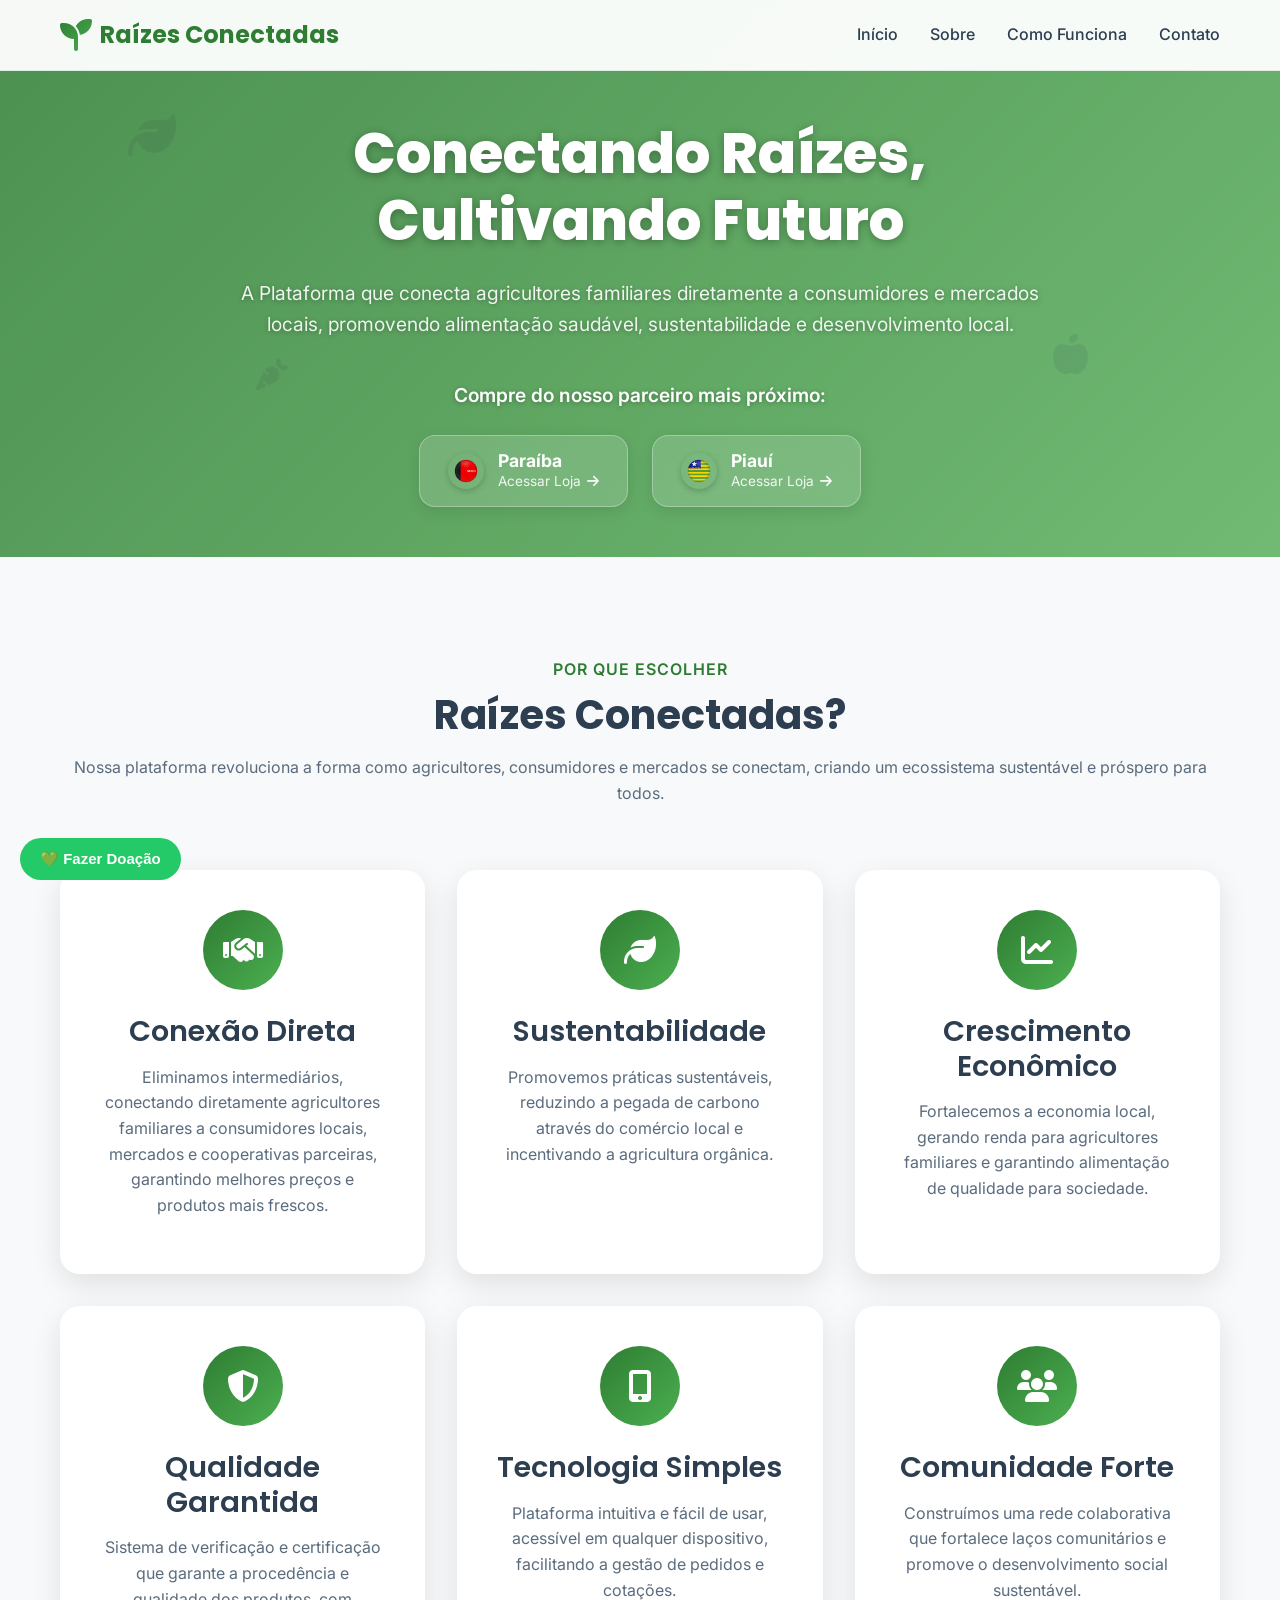
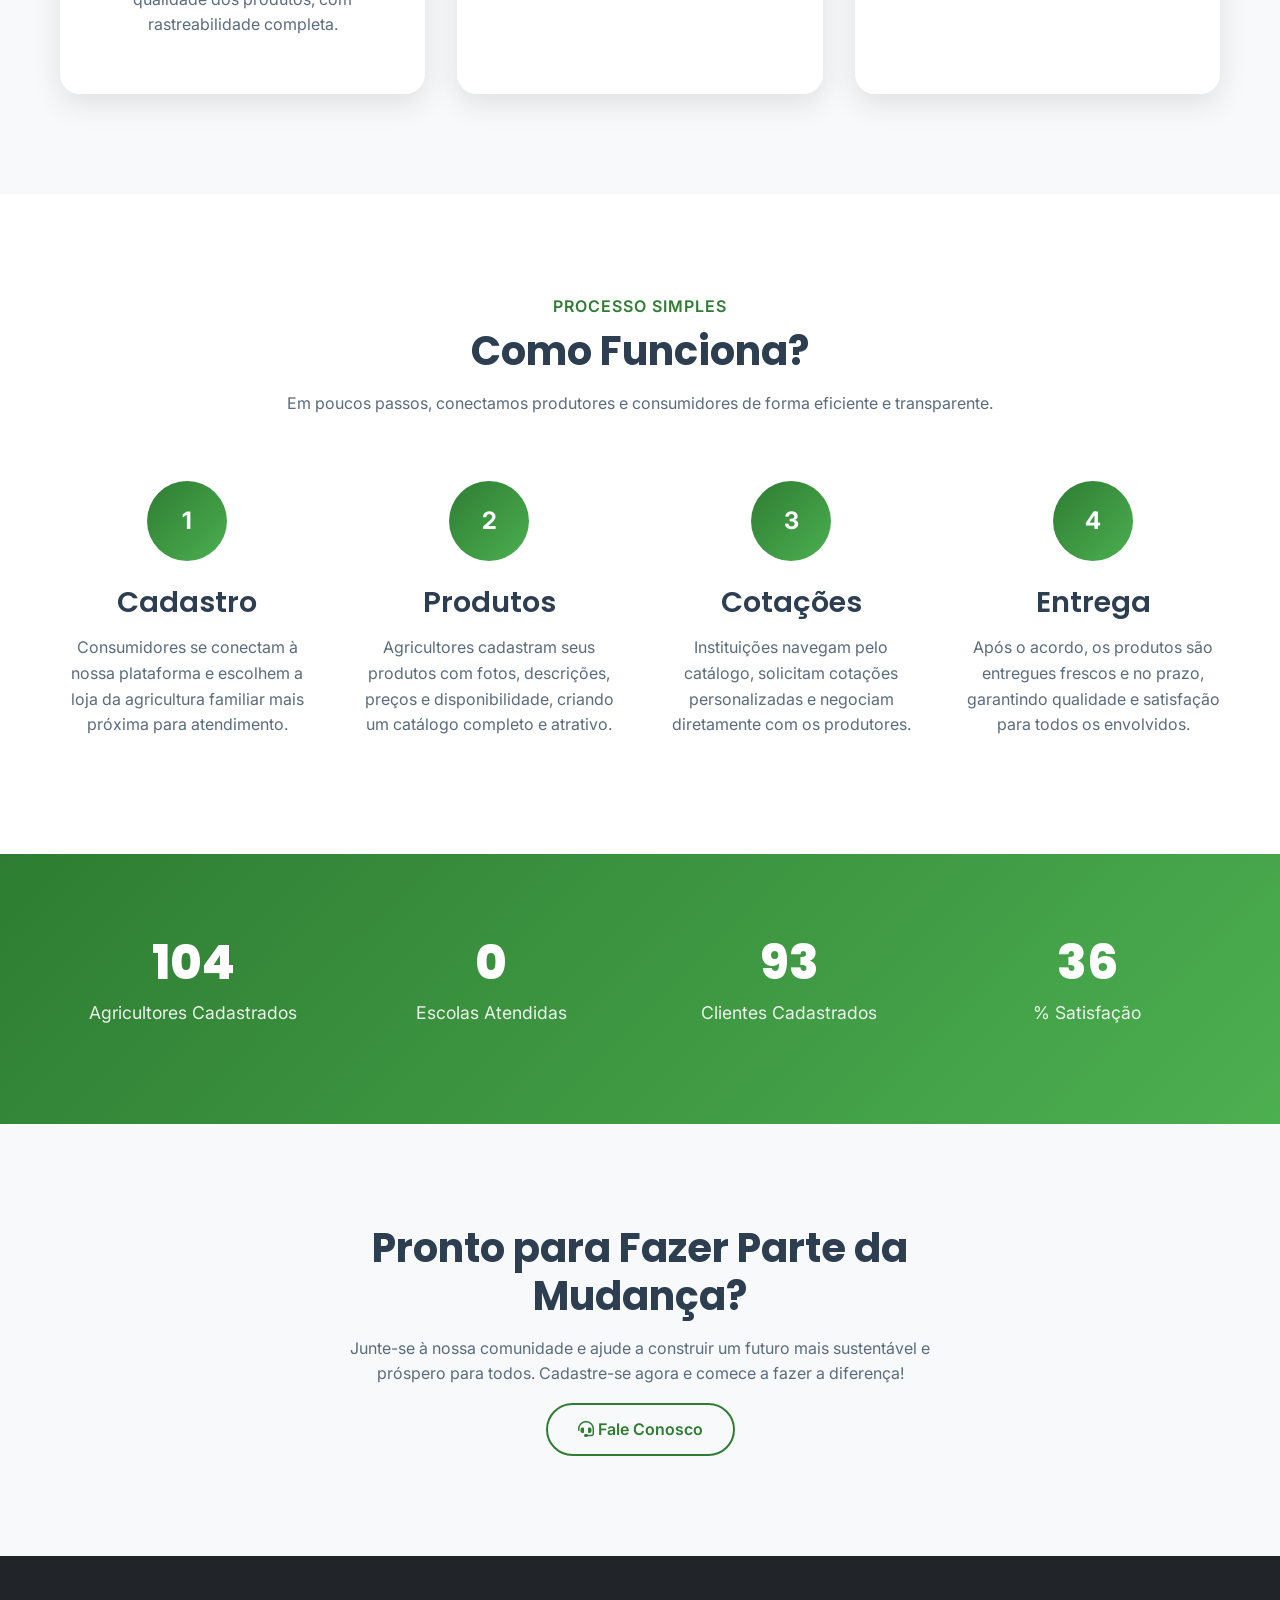
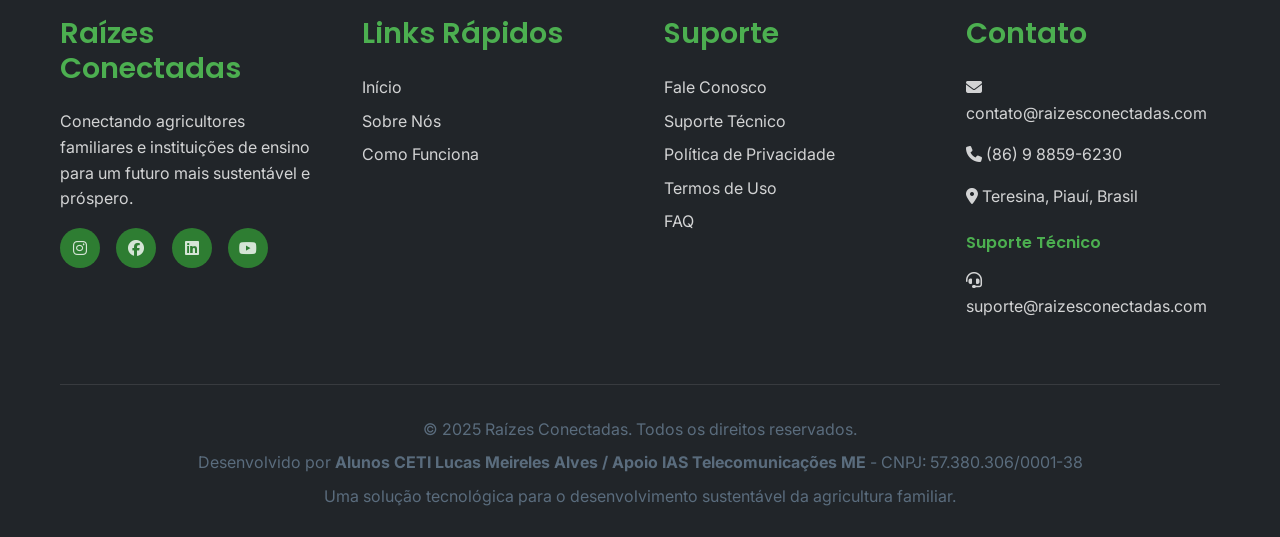
<file: index.html>
<!DOCTYPE html>
<html lang="pt-br">
<head>
    <meta name="google-adsense-account" content="ca-pub-3378137347138871">
    <meta charset="UTF-8">
    <meta name="viewport" content="width=device-width, initial-scale=1.0">
    <meta http-equiv="Content-Security-Policy" content="upgrade-insecure-requests">
    <title>Raízes Conectadas - Conectando Agricultores e Instituições</title>
    <meta name="description" content="Plataforma que conecta agricultores familiares diretamente a consumidores e mercados locais, facilitando o acesso a produtos frescos e de qualidade.">
    <meta name="keywords" content="agricultura familiar, produtos orgânicos, alimentação escolar, sustentabilidade, agricultura local">
    <meta name="google-adsense-account" content="ca-pub-3378137347138871">
    
    <!-- Favicon -->
    <link rel="icon" type="image/x-icon" href="assets/images/favicon.ico">
    
    <!-- Fonts -->
    <link rel="preconnect" href="https://fonts.googleapis.com">
    <link rel="preconnect" href="https://fonts.gstatic.com" crossorigin>
    <link href="https://fonts.googleapis.com/css2?family=Poppins:wght@300;400;500;600;700;800&family=Inter:wght@300;400;500;600;700&display=swap" rel="stylesheet">
    
    <!-- Font Awesome -->
    <link rel="stylesheet" href="https://cdnjs.cloudflare.com/ajax/libs/font-awesome/6.4.0/css/all.min.css">
    
    <!-- AOS Animation Library -->
    <link href="https://unpkg.com/aos@2.3.1/dist/aos.css" rel="stylesheet">
    
    <!-- Main CSS -->
    <link rel="stylesheet" href="assets/css/main.css">
    
    <!-- Footer CSS -->
    <link rel="stylesheet" href="assets/css/footer.css">
    
    <style>
        :root {
            --primary-green: #2E7D32;
            --primary-green-light: #4CAF50;
            --primary-green-dark: #1B5E20;
            --secondary-orange: #FF8F00;
            --secondary-orange-light: #FFA726;
            --accent-blue: #1976D2;
            --accent-blue-light: #42A5F5;
            --neutral-white: #FFFFFF;
            --neutral-light: #F8F9FA;
            --neutral-gray: #6C757D;
            --neutral-dark: #212529;
            --text-primary: #2C3E50;
            --text-secondary: #5A6C7D;
            --shadow-light: rgba(0, 0, 0, 0.1);
            --shadow-medium: rgba(0, 0, 0, 0.15);
            --shadow-heavy: rgba(0, 0, 0, 0.25);
            --gradient-primary: linear-gradient(135deg, var(--primary-green) 0%, var(--primary-green-light) 100%);
            --gradient-secondary: linear-gradient(135deg, var(--secondary-orange) 0%, var(--secondary-orange-light) 100%);
            --gradient-hero: linear-gradient(135deg, rgba(46, 125, 50, 0.9) 0%, rgba(76, 175, 80, 0.8) 100%);
        }

        * {
            margin: 0;
            padding: 0;
            box-sizing: border-box;
        }

        html {
            scroll-behavior: smooth;
        }

        body {
            font-family: 'Inter', sans-serif;
            line-height: 1.6;
            color: var(--text-primary);
            overflow-x: hidden;
        }

        h1, h2, h3, h4, h5, h6 {
            font-family: 'Poppins', sans-serif;
            font-weight: 600;
            line-height: 1.2;
            margin-bottom: 1rem;
        }

        h1 { font-size: 3.5rem; font-weight: 800; }
        h2 { font-size: 2.5rem; font-weight: 700; }
        h3 { font-size: 1.8rem; }

        p {
            margin-bottom: 1rem;
            color: var(--text-secondary);
        }

        .container {
            max-width: 1200px;
            margin: 0 auto;
            padding: 0 20px;
        }

        .text-center { text-align: center; }
        .text-white { color: var(--neutral-white) !important; }
        .mb-4 { margin-bottom: 2rem; }
        .mt-4 { margin-top: 2rem; }

        .btn {
            display: inline-block;
            padding: 12px 30px;
            border: none;
            border-radius: 50px;
            font-weight: 600;
            text-decoration: none;
            text-align: center;
            cursor: pointer;
            transition: all 0.3s ease;
            font-size: 1rem;
            position: relative;
            overflow: hidden;
        }

        .btn::before {
            content: '';
            position: absolute;
            top: 0;
            left: -100%;
            width: 100%;
            height: 100%;
            background: linear-gradient(90deg, transparent, rgba(255, 255, 255, 0.2), transparent);
            transition: left 0.5s;
        }

        .btn:hover::before { left: 100%; }

        .btn-primary {
            background: var(--gradient-primary);
            color: var(--neutral-white);
            box-shadow: 0 4px 15px rgba(46, 125, 50, 0.3);
        }

        .btn-primary:hover {
            transform: translateY(-2px);
            box-shadow: 0 8px 25px rgba(46, 125, 50, 0.4);
        }

        .btn-secondary {
            background: var(--gradient-secondary);
            color: var(--neutral-white);
            box-shadow: 0 4px 15px rgba(255, 143, 0, 0.3);
        }

        .btn-secondary:hover {
            transform: translateY(-2px);
            box-shadow: 0 8px 25px rgba(255, 143, 0, 0.4);
        }

        .btn-outline {
            background: transparent;
            color: var(--primary-green);
            border: 2px solid var(--primary-green);
        }

        .btn-outline:hover {
            background: var(--primary-green);
            color: var(--neutral-white);
            transform: translateY(-2px);
        }

        .header {
            position: fixed;
            top: 0;
            left: 0;
            right: 0;
            background: rgba(255, 255, 255, 0.95);
            backdrop-filter: blur(10px);
            z-index: 1000;
            padding: 1rem 0;
            transition: all 0.3s ease;
            border-bottom: 1px solid rgba(46, 125, 50, 0.1);
        }

        .header.scrolled {
            background: rgba(255, 255, 255, 0.98);
            box-shadow: 0 2px 20px var(--shadow-light);
        }

        .nav {
            display: flex;
            justify-content: space-between;
            align-items: center;
        }

        .logo {
            display: flex;
            align-items: center;
            font-family: 'Poppins', sans-serif;
            font-size: 1.5rem;
            font-weight: 700;
            color: var(--primary-green);
            text-decoration: none;
        }

        .logo i {
            margin-right: 0.5rem;
            font-size: 2rem;
            background: var(--gradient-primary);
            -webkit-background-clip: text;
            -webkit-text-fill-color: transparent;
            background-clip: text;
        }

        .nav-menu {
            display: flex;
            list-style: none;
            gap: 2rem;
            align-items: center;
        }

        .nav-link {
            text-decoration: none;
            color: var(--text-primary);
            font-weight: 500;
            transition: color 0.3s ease;
            position: relative;
        }

        .nav-link::after {
            content: '';
            position: absolute;
            bottom: -5px;
            left: 0;
            width: 0;
            height: 2px;
            background: var(--gradient-primary);
            transition: width 0.3s ease;
        }

        .nav-link:hover::after { width: 100%; }
        .nav-link:hover { color: var(--primary-green); }

        .nav-buttons {
            display: flex;
            gap: 1rem;
            align-items: center;
        }

        .mobile-menu-toggle {
            display: none;
            background: none;
            border: none;
            font-size: 1.5rem;
            color: var(--primary-green);
            cursor: pointer;
        }

        .hero {
            min-height: auto;
            padding: 120px 0 50px 0;
            background: linear-gradient(135deg, rgba(46, 125, 50, 0.9) 0%, rgba(76, 175, 80, 0.8) 100%), 
                        url('data:image/svg+xml,<svg xmlns="https://www.w3.org/2000/svg" viewBox="0 0 1000 1000"><defs><pattern id="grain" width="100" height="100" patternUnits="userSpaceOnUse"><circle cx="50" cy="50" r="1" fill="%23ffffff" opacity="0.1"/></pattern></defs><rect width="100%" height="100%" fill="url(%23grain)"/></svg>');
            background-size: cover;
            background-position: center;
            background-attachment: fixed;
            display: flex;
            align-items: center;
            position: relative;
            overflow: hidden;
        }

        .hero::before {
            content: '';
            position: absolute;
            top: 0; left: 0; right: 0; bottom: 0;
            background: url('data:image/svg+xml,<svg xmlns="http://www.w3.org/2000/svg" viewBox="0 0 1000 1000"><path d="M0,300 Q250,200 500,300 T1000,300 L1000,1000 L0,1000 Z" fill="rgba(255,255,255,0.05)"/></svg>');
            background-size: cover;
            background-position: bottom;
        }

        .hero-content {
            position: relative;
            z-index: 2;
            text-align: center;
            color: var(--neutral-white);
            max-width: 800px;
            margin: 0 auto;
        }

        .hero h1 {
            margin-bottom: 1.5rem;
            text-shadow: 0 2px 10px rgba(0, 0, 0, 0.3);
        }

        .hero p {
            font-size: 1.2rem;
            margin-bottom: 2.5rem;
            color: rgba(255, 255, 255, 0.9);
            text-shadow: 0 1px 5px rgba(0, 0, 0, 0.3);
        }

        .hero-buttons {
            display: flex;
            gap: 1.5rem;
            justify-content: center;
            flex-wrap: wrap;
        }

        .floating-elements {
            position: absolute;
            top: 0; left: 0; right: 0; bottom: 0;
            pointer-events: none;
        }

        .floating-element {
            position: absolute;
            opacity: 0.1;
            animation: float 6s ease-in-out infinite;
        }

        .floating-element:nth-child(1) { top: 20%; left: 10%; animation-delay: 0s; }
        .floating-element:nth-child(2) { top: 60%; right: 15%; animation-delay: 2s; }
        .floating-element:nth-child(3) { bottom: 30%; left: 20%; animation-delay: 4s; }

        @keyframes float {
            0%, 100% { transform: translateY(0px) rotate(0deg); }
            50% { transform: translateY(-20px) rotate(5deg); }
        }

        .features {
            padding: 100px 0;
            background: var(--neutral-light);
            position: relative;
        }

        .section-header {
            text-align: center;
            margin-bottom: 4rem;
        }

        .section-subtitle {
            color: var(--primary-green);
            font-weight: 600;
            text-transform: uppercase;
            letter-spacing: 1px;
            margin-bottom: 0.5rem;
        }

        .features-grid {
            display: grid;
            grid-template-columns: repeat(auto-fit, minmax(300px, 1fr));
            gap: 2rem;
            margin-top: 3rem;
        }

        .feature-card {
            background: var(--neutral-white);
            padding: 2.5rem;
            border-radius: 20px;
            text-align: center;
            box-shadow: 0 10px 30px var(--shadow-light);
            transition: all 0.3s ease;
            position: relative;
            overflow: hidden;
        }

        .feature-card::before {
            content: '';
            position: absolute;
            top: 0; left: 0; right: 0;
            height: 4px;
            background: var(--gradient-primary);
            transform: scaleX(0);
            transition: transform 0.3s ease;
        }

        .feature-card:hover::before { transform: scaleX(1); }
        .feature-card:hover {
            transform: translateY(-10px);
            box-shadow: 0 20px 40px var(--shadow-medium);
        }

        .feature-icon {
            width: 80px; height: 80px;
            margin: 0 auto 1.5rem;
            background: var(--gradient-primary);
            border-radius: 50%;
            display: flex;
            align-items: center;
            justify-content: center;
            font-size: 2rem;
            color: var(--neutral-white);
            transition: all 0.3s ease;
        }

        .feature-card:hover .feature-icon { transform: scale(1.1) rotate(5deg); }

        .how-it-works {
            padding: 100px 0;
            background: var(--neutral-white);
        }

        .steps-container {
            display: grid;
            grid-template-columns: repeat(auto-fit, minmax(250px, 1fr));
            gap: 3rem;
            margin-top: 4rem;
        }

        .step { text-align: center; position: relative; }

        .step-number {
            width: 80px; height: 80px;
            margin: 0 auto 1.5rem;
            background: var(--gradient-primary);
            border-radius: 50%;
            display: flex;
            align-items: center;
            justify-content: center;
            font-size: 1.5rem;
            font-weight: 700;
            color: var(--neutral-white);
            position: relative;
            z-index: 2;
        }

        .stats {
            padding: 80px 0;
            background: var(--gradient-primary);
            color: var(--neutral-white);
        }

        .stats-grid {
            display: grid;
            grid-template-columns: repeat(auto-fit, minmax(200px, 1fr));
            gap: 2rem;
            text-align: center;
        }

        .stat-item h3 {
            font-size: 3rem;
            font-weight: 800;
            margin-bottom: 0.5rem;
        }

        .stat-item p {
            color: rgba(255, 255, 255, 0.9);
            font-size: 1.1rem;
        }

        .cta {
            padding: 100px 0;
            background: var(--neutral-light);
            text-align: center;
        }

        .cta-content {
            max-width: 600px;
            margin: 0 auto;
        }

        @media (max-width: 768px) {
            .nav-menu { display: none; }
            .mobile-menu-toggle { display: block; }
            h1 { font-size: 2.5rem; }
            h2 { font-size: 2rem; }
            .hero-buttons { flex-direction: column; align-items: center; }
            .container { padding: 0 15px; }
        }

        @media (max-width: 480px) {
            h1 { font-size: 2rem; }
            .hero p { font-size: 1rem; }
            .feature-card, .step { padding: 1.5rem; }
        }

        .loading {
            position: fixed;
            top: 0; left: 0;
            width: 100%; height: 100%;
            background: var(--neutral-white);
            display: flex;
            align-items: center;
            justify-content: center;
            z-index: 9999;
            transition: opacity 0.5s ease;
        }

        .loading.hidden {
            opacity: 0;
            pointer-events: none;
        }

        .spinner {
            width: 50px; height: 50px;
            border: 3px solid var(--neutral-light);
            border-top: 3px solid var(--primary-green);
            border-radius: 50%;
            animation: spin 1s linear infinite;
        }

        @keyframes spin {
            0% { transform: rotate(0deg); }
            100% { transform: rotate(360deg); }
        }

        .scroll-top {
            position: fixed;
            bottom: 30px; right: 30px;
            width: 50px; height: 50px;
            background: var(--gradient-primary);
            border: none;
            border-radius: 50%;
            color: var(--neutral-white);
            font-size: 1.2rem;
            cursor: pointer;
            opacity: 0;
            visibility: hidden;
            transition: all 0.3s ease;
            z-index: 1000;
        }

        .scroll-top.visible { opacity: 1; visibility: visible; }
        .scroll-top:hover {
            transform: translateY(-3px);
            box-shadow: 0 5px 15px rgba(46, 125, 50, 0.4);
        }
    </style>
</head>
<body>
    <!-- Loading Screen -->
    <div class="loading" id="loading">
        <div class="spinner"></div>
    </div>

    <!-- Header -->
    <header class="header" id="header">
        <nav class="nav container">
            <a href="index.html" class="logo">
                <i class="fas fa-seedling"></i>
                Raízes Conectadas
            </a>
            
            <ul class="nav-menu">
                <li><a href="index.html#inicio" class="nav-link">Início</a></li>
                <li><a href="sobre.html" class="nav-link">Sobre</a></li>
                <li><a href="index.html#como-funciona" class="nav-link">Como Funciona</a></li>
                <li><a href="contato.html" class="nav-link">Contato</a></li>
            </ul>
            
            <!-- Botões de login e cadastro removidos -->
            
            <button class="mobile-menu-toggle" id="mobileMenuToggle">
                <i class="fas fa-bars"></i>
            </button>
        </nav>
    </header>

    <!-- Hero Section -->
    <section class="hero" id="inicio">
        <div class="floating-elements">
            <i class="fas fa-leaf floating-element" style="font-size: 3rem;"></i>
            <i class="fas fa-apple-alt floating-element" style="font-size: 2.5rem;"></i>
            <i class="fas fa-carrot floating-element" style="font-size: 2rem;"></i>
        </div>
        
<div class="container">
    <div class="hero-content" data-aos="fade-up" data-aos-duration="1000">
        <h1>Conectando Raízes, Cultivando Futuro</h1>
        <p>A Plataforma que conecta agricultores familiares diretamente a consumidores e mercados locais, promovendo alimentação saudável, sustentabilidade e desenvolvimento local.</p>

        <!-- Chamada para as Lojas Regionais -->
        <p style="font-size: 1.2rem; font-weight: 600; margin-bottom: 1.5rem; color: #ffffff;">
            Compre do nosso parceiro mais próximo:
        </p>
        <div class="state-buttons-container">
            <!-- Loja Paraíba -->
            <a href="https://paraiba.raizesconectadas.com/" class="btn-state-card" target="_blank">
                <img src="images/br-pb.png" alt="Bandeira da Paraíba" class="state-flag">
                <div class="state-info">
                    <span class="state-name">Paraíba</span>
                    <span class="state-action">Acessar Loja <i class="fas fa-arrow-right"></i></span>
                </div>
            </a>

            <!-- Loja Piauí -->
            <a href="https://piaui.raizesconectadas.com/" class="btn-state-card" target="_blank">
                <img src="images/br-pi.png" alt="Bandeira do Piauí" class="state-flag">
                <div class="state-info">
                    <span class="state-name">Piauí</span>
                    <span class="state-action">Acessar Loja <i class="fas fa-arrow-right"></i></span>
                </div>
            </a>
        </div>                    
    </div>
</div>
</section>

<!-- Features Section -->
    <section class="features" id="sobre">
        <div class="container">
            <div class="section-header" data-aos="fade-up">
                <p class="section-subtitle">Por que escolher</p>
                <h2>Raízes Conectadas?</h2>
                <p>Nossa plataforma revoluciona a forma como agricultores, consumidores e mercados se conectam, criando um ecossistema sustentável e próspero para todos.</p>
            </div>
            
            <div class="features-grid">
                <div class="feature-card" data-aos="fade-up" data-aos-delay="100">
                    <div class="feature-icon"><i class="fas fa-handshake"></i></div>
                    <h3>Conexão Direta</h3>
                    <p>Eliminamos intermediários, conectando diretamente agricultores familiares a consumidores locais, mercados e cooperativas parceiras, garantindo melhores preços e produtos mais frescos.</p>
                </div>
                
                <div class="feature-card" data-aos="fade-up" data-aos-delay="200">
                    <div class="feature-icon"><i class="fas fa-leaf"></i></div>
                    <h3>Sustentabilidade</h3>
                    <p>Promovemos práticas sustentáveis, reduzindo a pegada de carbono através do comércio local e incentivando a agricultura orgânica.</p>
                </div>
                
                <div class="feature-card" data-aos="fade-up" data-aos-delay="300">
                    <div class="feature-icon"><i class="fas fa-chart-line"></i></div>
                    <h3>Crescimento Econômico</h3>
                    <p>Fortalecemos a economia local, gerando renda para agricultores familiares e garantindo alimentação de qualidade para sociedade.</p>
                </div>
                
                <div class="feature-card" data-aos="fade-up" data-aos-delay="400">
                    <div class="feature-icon"><i class="fas fa-shield-alt"></i></div>
                    <h3>Qualidade Garantida</h3>
                    <p>Sistema de verificação e certificação que garante a procedência e qualidade dos produtos, com rastreabilidade completa.</p>
                </div>
                
                <div class="feature-card" data-aos="fade-up" data-aos-delay="500">
                    <div class="feature-icon"><i class="fas fa-mobile-alt"></i></div>
                    <h3>Tecnologia Simples</h3>
                    <p>Plataforma intuitiva e fácil de usar, acessível em qualquer dispositivo, facilitando a gestão de pedidos e cotações.</p>
                </div>
                
                <div class="feature-card" data-aos="fade-up" data-aos-delay="600">
                    <div class="feature-icon"><i class="fas fa-users"></i></div>
                    <h3>Comunidade Forte</h3>
                    <p>Construímos uma rede colaborativa que fortalece laços comunitários e promove o desenvolvimento social sustentável.</p>
                </div>
            </div>
        </div>
    </section>

    <!-- How It Works Section -->
    <section class="how-it-works" id="como-funciona">
        <div class="container">
            <div class="section-header" data-aos="fade-up">
                <p class="section-subtitle">Processo simples</p>
                <h2>Como Funciona?</h2>
                <p>Em poucos passos, conectamos produtores e consumidores de forma eficiente e transparente.</p>
            </div>
            
            <div class="steps-container">
                <div class="step" data-aos="fade-up" data-aos-delay="100">
                    <div class="step-number">1</div>
                    <h3>Cadastro</h3>
                    <p>Consumidores se conectam à nossa plataforma e escolhem a loja da agricultura familiar mais próxima para atendimento.</p>
                </div>
                
                <div class="step" data-aos="fade-up" data-aos-delay="200">
                    <div class="step-number">2</div>
                    <h3>Produtos</h3>
                    <p>Agricultores cadastram seus produtos com fotos, descrições, preços e disponibilidade, criando um catálogo completo e atrativo.</p>
                </div>
                
                <div class="step" data-aos="fade-up" data-aos-delay="300">
                    <div class="step-number">3</div>
                    <h3>Cotações</h3>
                    <p>Instituições navegam pelo catálogo, solicitam cotações personalizadas e negociam diretamente com os produtores.</p>
                </div>
                
                <div class="step" data-aos="fade-up" data-aos-delay="400">
                    <div class="step-number">4</div>
                    <h3>Entrega</h3>
                    <p>Após o acordo, os produtos são entregues frescos e no prazo, garantindo qualidade e satisfação para todos os envolvidos.</p>
                </div>
            </div>
        </div>
    </section>

    <!-- Stats Section -->
    <section class="stats">
        <div class="container">
            <div class="stats-grid">
                <div class="stat-item" data-aos="fade-up" data-aos-delay="100">
                    <h3 id="stat-agricultores" data-count="271">0</h3>
                    <p>Agricultores Cadastrados</p>
                </div>
                
                <div class="stat-item" data-aos="fade-up" data-aos-delay="200">
                    <h3 id="stat-escolas" data-count="1">0</h3>
                    <p>Escolas Atendidas</p>
                </div>
                
                <div class="stat-item" data-aos="fade-up" data-aos-delay="300">
                    <h3 id="stat-clientes" data-count="249">0</h3>
                    <p>Clientes Cadastrados</p>
                </div>
                
                <div class="stat-item" data-aos="fade-up" data-aos-delay="400">
                    <h3 id="stat-satisfacao" data-count="96">0</h3>
                    <p>% Satisfação</p>
                </div>
            </div>
        </div>
    </section>

    <!-- CTA Section -->
    <section class="cta">
        <div class="container">
            <div class="cta-content" data-aos="fade-up">
                <h2>Pronto para Fazer Parte da Mudança?</h2>
                <p>Junte-se à nossa comunidade e ajude a construir um futuro mais sustentável e próspero para todos. Cadastre-se agora e comece a fazer a diferença!</p>
                
                <div class="hero-buttons">
                    
                    <a href="contato.html" class="btn btn-outline">
                        <i class="fas fa-headset"></i> Fale Conosco
                    </a>
                </div>
            </div>
        </div>
    </section>

    <!-- Footer -->
    <footer class="footer" id="contato">
        <div class="container">
            <div class="footer-content">
                <div class="footer-section">
                    <h3>Raízes Conectadas</h3>
                    <p>Conectando agricultores familiares e instituições de ensino para um futuro mais sustentável e próspero.</p>
                    
                    <div class="social-links">
                        <a href="https://www.instagram.com/raizes_conectadas/" target="_blank" class="social-link">
                            <i class="fab fa-instagram"></i>
                        </a>
                        <a href="#" class="social-link">
                            <i class="fab fa-facebook"></i>
                        </a>
                        <a href="#" class="social-link">
                            <i class="fab fa-linkedin"></i>
                        </a>
                        <a href="#" class="social-link">
                            <i class="fab fa-youtube"></i>
                        </a>
                    </div>
                </div>
                
                <div class="footer-section">
                    <h3>Links Rápidos</h3>
                    <ul>
                        <li><a href="index.html#inicio">Início</a></li>
                        <li><a href="sobre.html">Sobre Nós</a></li>
                        <li><a href="index.html#como-funciona">Como Funciona</a></li>
                        
                    </ul>
                </div>
                
                <div class="footer-section">
                    <h3>Suporte</h3>
                    <ul>
                        <li><a href="contato.html">Fale Conosco</a></li>
                        <li><a href="mailto:suporte@raizesconectadas.com">Suporte Técnico</a></li>
                        <li><a href="politica-privacidade.html">Política de Privacidade</a></li>
                        <li><a href="termos-de-uso.html">Termos de Uso</a></li>
                        <li><a href="faq.html">FAQ</a></li>
                    </ul>
                </div>
                
                <div class="footer-section">
                    <h3>Contato</h3>
                    <p><i class="fas fa-envelope"></i> contato@raizesconectadas.com</p>
                    <p><i class="fas fa-phone"></i> (86) 9 8859-6230</p>
                    <p><i class="fas fa-map-marker-alt"></i> Teresina, Piauí, Brasil</p>
                    
                    <h4 style="margin-top: 1.5rem; color: var(--primary-green-light);">Suporte Técnico</h4>
                    <p><i class="fas fa-headset"></i> suporte@raizesconectadas.com</p>
                </div>
            </div>
            
            <div class="footer-bottom">
                <p>&copy; 2025 Raízes Conectadas. Todos os direitos reservados.</p>
                <p>Desenvolvido por <strong>Alunos CETI Lucas Meireles Alves / Apoio IAS Telecomunicações ME</strong> - CNPJ: 57.380.306/0001-38</p>
                <p>Uma solução tecnológica para o desenvolvimento sustentável da agricultura familiar.</p>
            </div>
        </div>
    </footer>

    <!-- Scroll to Top Button -->
    <button class="scroll-top" id="scrollTop">
        <i class="fas fa-arrow-up"></i>
    </button>

    <!-- Scripts -->
    <script src="https://unpkg.com/aos@2.3.1/dist/aos.js"></script>
    <script>
        AOS.init({ duration: 1000, once: true, offset: 100 });

        window.addEventListener('load', function() {
            const loading = document.getElementById('loading');
            setTimeout(() => { loading.classList.add('hidden'); }, 1000);
        });

        window.addEventListener('scroll', function() {
            const header = document.getElementById('header');
            const scrollTop = document.getElementById('scrollTop');
            
            if (window.scrollY > 100) {
                header.classList.add('scrolled');
                scrollTop.classList.add('visible');
            } else {
                header.classList.remove('scrolled');
                scrollTop.classList.remove('visible');
            }
        });

        document.getElementById('scrollTop').addEventListener('click', function() {
            window.scrollTo({ top: 0, behavior: 'smooth' });
        });

        function animateCounters() {
            const counters = document.querySelectorAll('[data-count]');
            counters.forEach(counter => {
                const target = parseInt(counter.getAttribute('data-count'));
                const duration = 2000;
                const step = target / (duration / 16);
                let current = 0;
                
                const timer = setInterval(() => {
                    current += step;
                    if (current >= target) {
                        current = target;
                        clearInterval(timer);
                    }
                    counter.textContent = Math.floor(current).toLocaleString();
                }, 16);
            });
        }

        const statsSection = document.querySelector('.stats');
        const observer = new IntersectionObserver((entries) => {
            entries.forEach(entry => {
                if (entry.isIntersecting) {
                    animateCounters();
                    observer.unobserve(entry.target);
                }
            });
        });
        observer.observe(statsSection);

        document.getElementById('mobileMenuToggle').addEventListener('click', function() {
            const navMenu = document.querySelector('.nav-menu');
            navMenu.style.display = navMenu.style.display === 'flex' ? 'none' : 'flex';
        });
    </script>

    <!-- Botão Flutuante Pulsante e Widget de Doação (LADO ESQUERDO COM ANIMAÇÃO) -->
<style>
  /* Define a animação de pulsação suave */
  @keyframes pulsar-doacao {
    0% {
      box-shadow: 0 4px 12px rgba(36, 202, 104, 0.5);
      transform: scale(1);
    }
    50% {
      /* Aumenta a sombra e o tamanho levemente no meio da animação */
      box-shadow: 0 6px 20px rgba(36, 202, 104, 0.8);
      transform: scale(1.03);
    }
    100% {
      box-shadow: 0 4px 12px rgba(36, 202, 104, 0.5);
      transform: scale(1);
    }
  }

  /* Aplica a animação ao botão */
  #btn-doacao-pulsante {
    animation: pulsar-doacao 2s infinite; /* 2 segundos de duração, repete para sempre */
    transition: all 0.3s ease; /* Transição suave para quando passar o mouse */
  }

  /* Para a animação quando o mouse estiver em cima */
  #btn-doacao-pulsante:hover {
    animation: none;
    background-color: #1eb85e; /* Escurece um pouquinho o verde */
    transform: scale(1.05); /* Aumenta um pouco mais no hover */
  }
</style>

<div id="donation-widget-container" style="position: fixed; bottom: 20px; left: 20px; z-index: 9999; font-family: sans-serif;">
  
  <!-- Janela com o iframe (inicia escondida) -->
  <div id="donation-box" style="display: none; width: 350px; height: 550px; background: #fff; border-radius: 12px; box-shadow: 0 10px 25px rgba(0,0,0,0.3); overflow: hidden; position: absolute; bottom: 70px; left: 0;">
    <div style="background: #24ca68; color: #fff; padding: 10px 15px; display: flex; justify-content: space-between; align-items: center; font-weight: bold;">
      <span>Apoie esta causa 💚</span>
      <button onclick="toggleDonationBox()" style="background: none; border: none; color: #fff; font-size: 20px; cursor: pointer;">&times;</button>
    </div>
    <iframe src="https://caixinhadedoacao.vakinha.com.br/?campaignId=6290381&buttonColor=24ca68&headerColor=24ca68" style="width: 100%; height: calc(100% - 40px); border: none;"></iframe>
  </div>

  <!-- Botão Redondo Flutuante Pulsante (com ID para a animação) -->
  <button id="btn-doacao-pulsante" onclick="toggleDonationBox()" style="background: #24ca68; color: white; border: none; border-radius: 50px; padding: 12px 20px; font-weight: bold; cursor: pointer; display: flex; align-items: center; gap: 8px; font-size: 15px; outline: none;">
    💚 Fazer Doação
  </button>

</div>

<script>
  function toggleDonationBox() {
    const box = document.getElementById('donation-box');
    box.style.display = box.style.display === 'none' ? 'block' : 'none';
  }
</script>
    
</body>
</html>
</file>
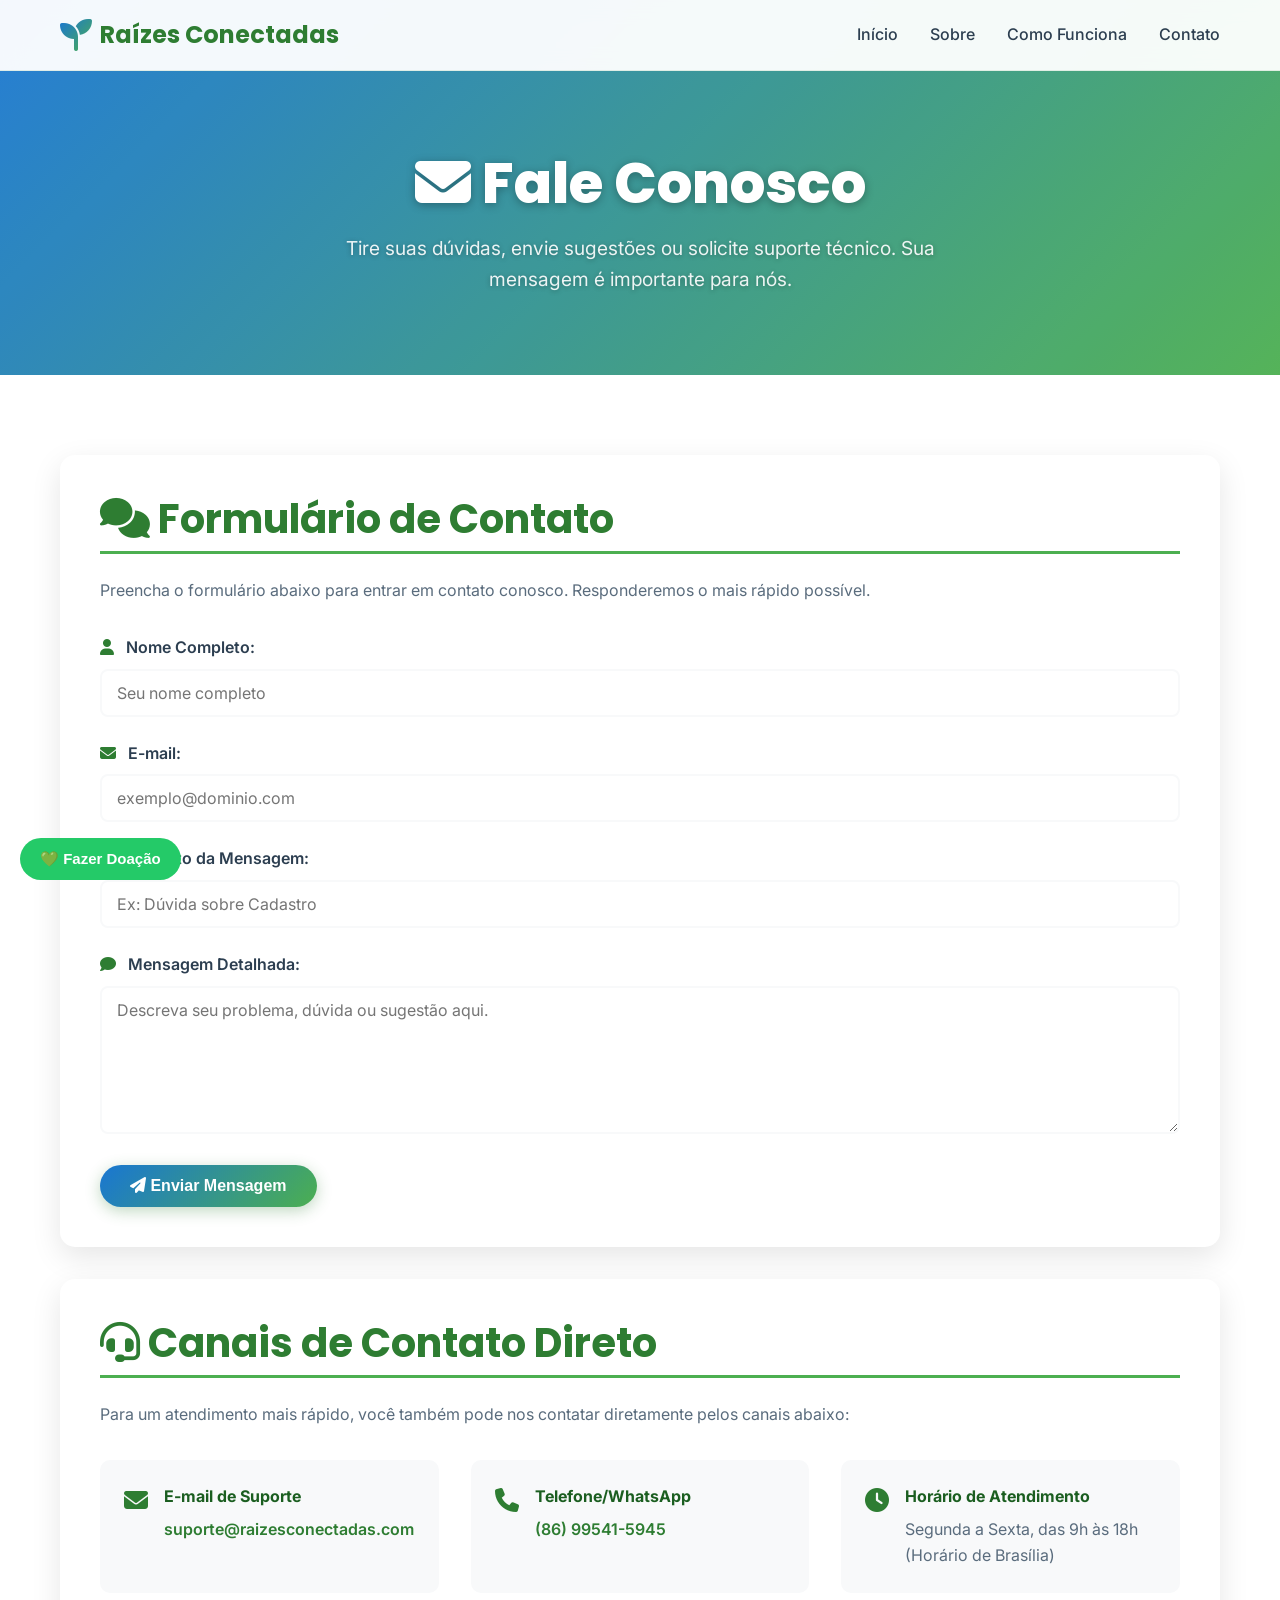
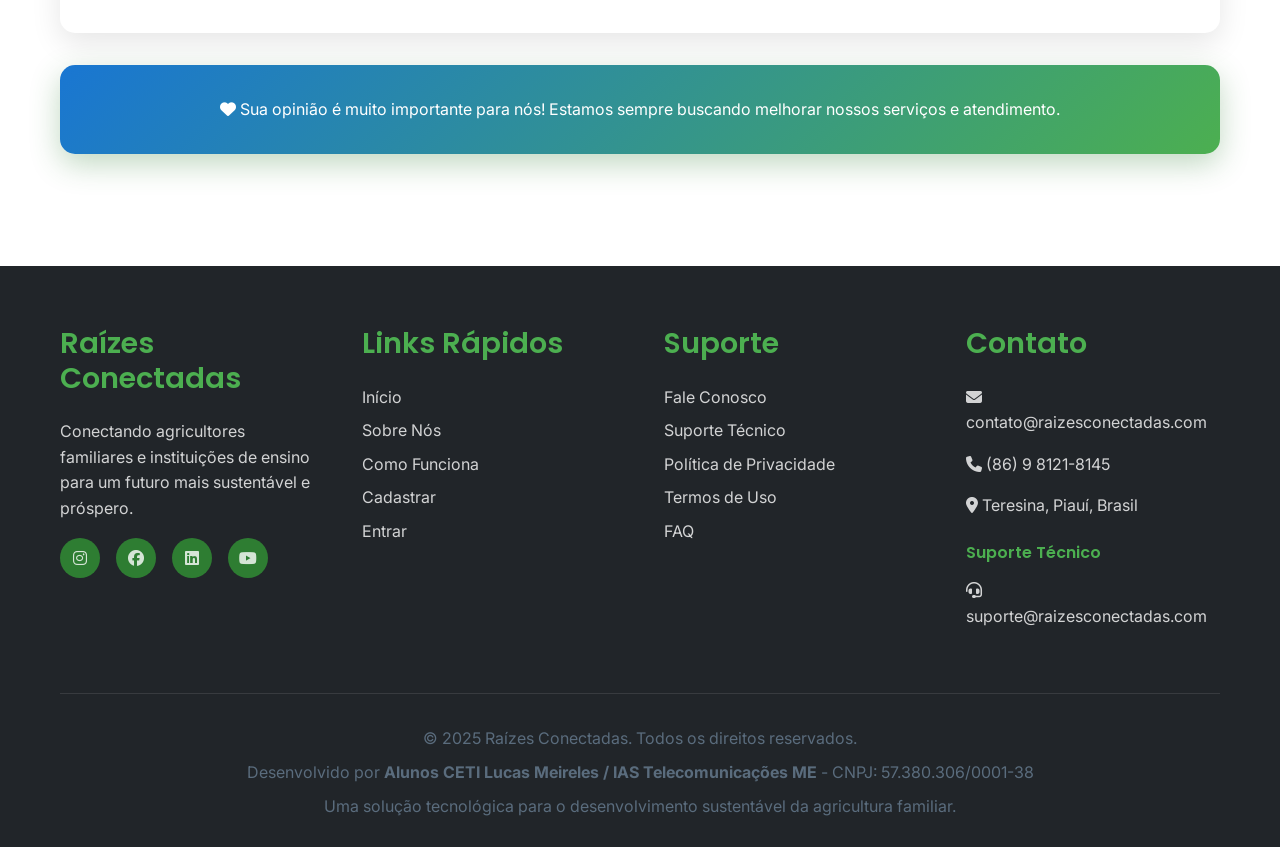
<file: contato.html>
<!DOCTYPE html>
<html lang="pt-br">
<head>
    <meta name="google-adsense-account" content="ca-pub-3378137347138871">
    <meta charset="UTF-8">
    <meta name="viewport" content="width=device-width, initial-scale=1.0">
    <title>Contato - Raízes Conectadas</title>
    <meta name="description" content="Entre em contato conosco. Tire suas dúvidas, envie sugestões ou solicite suporte técnico. Sua mensagem é importante para nós.">
    <meta name="keywords" content="contato, suporte, dúvidas, sugestões, atendimento, Raízes Conectadas">
    <meta name="google-adsense-account" content="ca-pub-3378137347138871">
    
    <!-- Favicon -->
    <link rel="icon" type="image/x-icon" href="assets/images/favicon.ico">
    
    <!-- Fonts -->
    <link rel="preconnect" href="https://fonts.googleapis.com">
    <link rel="preconnect" href="https://fonts.gstatic.com" crossorigin>
    <link href="https://fonts.googleapis.com/css2?family=Poppins:wght@300;400;500;600;700;800&family=Inter:wght@300;400;500;600;700&display=swap" rel="stylesheet">
    
    <!-- Font Awesome -->
    <link rel="stylesheet" href="https://cdnjs.cloudflare.com/ajax/libs/font-awesome/6.4.0/css/all.min.css">
    
    <!-- AOS Animation Library -->
    <link href="https://unpkg.com/aos@2.3.1/dist/aos.css" rel="stylesheet">
    
    <!-- Main CSS -->
    <link rel="stylesheet" href="assets/css/main.css">
    <!-- Footer CSS -->
    <link rel="stylesheet" href="assets/css/footer.css">
    
    <style>
        .contact-form {
            margin-top: 2rem;
        }

        .form-group {
            margin-bottom: 1.5rem;
        }

        .form-group label {
            display: block;
            margin-bottom: 0.5rem;
            font-weight: 600;
            color: var(--text-primary);
        }

        .form-group label i {
            margin-right: 0.5rem;
            color: var(--primary-green);
        }

        .form-group input[type="text"],
        .form-group input[type="email"],
        .form-group textarea {
            width: 100%;
            padding: 12px 15px;
            border: 2px solid var(--neutral-light, #F8F9FA);
            border-radius: 8px;
            font-size: 1rem;
            font-family: 'Inter', sans-serif;
            color: var(--text-primary);
            background-color: var(--neutral-white, #FFFFFF);
            transition: all 0.3s ease;
        }

        .form-group input[type="text"]:focus,
        .form-group input[type="email"]:focus,
        .form-group textarea:focus {
            border-color: var(--primary-green, #2E7D32);
            outline: none;
            box-shadow: 0 0 0 3px rgba(46, 125, 50, 0.1);
        }

        .form-group textarea {
            resize: vertical;
            min-height: 120px;
        }

        .contact-info {
            display: grid;
            grid-template-columns: repeat(auto-fit, minmax(300px, 1fr));
            gap: 2rem;
            margin-top: 2rem;
        }

        .contact-item {
            display: flex;
            align-items: flex-start;
            gap: 1rem;
            padding: 1.5rem;
            background: var(--neutral-light, #F8F9FA);
            border-radius: 10px;
            transition: all 0.3s ease;
        }

        .contact-item:hover {
            transform: translateY(-5px);
            box-shadow: 0 10px 30px var(--shadow-light, rgba(0, 0, 0, 0.1));
        }

        .contact-item i {
            font-size: 1.5rem;
            color: var(--primary-green, #2E7D32);
            margin-top: 0.25rem;
        }

        .contact-item strong {
            display: block;
            color: var(--primary-green-dark, #1B5E20);
            margin-bottom: 0.5rem;
        }

        .contact-item p {
            margin: 0;
            color: var(--text-secondary, #5A6C7D);
        }

        .contact-item a {
            color: var(--primary-green, #2E7D32);
            text-decoration: none;
            font-weight: 600;
        }

        .contact-item a:hover {
            text-decoration: underline;
        }

        .alert {
            padding: 1rem 1.5rem;
            margin-bottom: 2rem;
            border: none;
            border-radius: 10px;
            text-align: center;
            font-weight: 500;
            display: none; /* Exibido via JS se houver mensagem de status */
        }

        .alert-success {
            background: linear-gradient(135deg, #d4edda 0%, #c3e6cb 100%);
            color: #155724;
            border-left: 4px solid #28a745;
        }

        .alert-error {
            background: linear-gradient(135deg, #f8d7da 0%, #f5c6cb 100%);
            color: #721c24;
            border-left: 4px solid #dc3545;
        }

        .alert i {
            margin-right: 0.5rem;
        }

        @media (max-width: 768px) {
            .contact-info {
                grid-template-columns: 1fr;
                gap: 1rem;
            }
            
            .contact-item {
                padding: 1rem;
            }
        }
    </style>
</head>
<body>

    <!-- Header -->
    <header class="header" id="header">
        <nav class="nav container">
            <a href="index.html" class="logo">
                <i class="fas fa-seedling"></i>
                Raízes Conectadas
            </a>
            
            <ul class="nav-menu">
                <li><a href="index.html#inicio" class="nav-link">Início</a></li>
                <li><a href="sobre.html" class="nav-link">Sobre</a></li>
                <li><a href="index.html#como-funciona" class="nav-link">Como Funciona</a></li>
                <li><a href="contato.html" class="nav-link">Contato</a></li>
            </ul>
            

            
            <button class="mobile-menu-toggle" id="mobileMenuToggle">
                <i class="fas fa-bars"></i>
            </button>
        </nav>
    </header>

    <main>
        <section class="page-hero">
            <div class="container text-center">
                <h1 data-aos="fade-up"><i class="fas fa-envelope"></i> Fale Conosco</h1>
                <p data-aos="fade-up" data-aos-delay="100">Tire suas dúvidas, envie sugestões ou solicite suporte técnico. Sua mensagem é importante para nós.</p>
            </div>
        </section>

        <section class="section content-section">
            <div class="container">
                <!-- Div do Alerta acionado por query params no frontend via JS -->
                <div id="alertBox" class="alert" data-aos="fade-up"></div>

                <div class="content-block" data-aos="fade-up" data-aos-delay="200">
                    <h2><i class="fas fa-comments"></i> Formulário de Contato</h2>
                    <p>Preencha o formulário abaixo para entrar em contato conosco. Responderemos o mais rápido possível.</p>

                    <form action="#" method="POST" class="contact-form" id="contactForm" novalidate>
                        <div class="form-group">
                            <label for="name"><i class="fas fa-user"></i> Nome Completo:</label>
                            <input type="text" id="name" name="name" required placeholder="Seu nome completo">
                        </div>
                        
                        <div class="form-group">
                            <label for="email"><i class="fas fa-envelope"></i> E-mail:</label>
                            <input type="email" id="email" name="email" required placeholder="exemplo@dominio.com">
                        </div>
                        
                        <div class="form-group">
                            <label for="subject"><i class="fas fa-tag"></i> Assunto da Mensagem:</label>
                            <input type="text" id="subject" name="subject" required placeholder="Ex: Dúvida sobre Cadastro">
                        </div>
                        
                        <div class="form-group">
                            <label for="message"><i class="fas fa-comment"></i> Mensagem Detalhada:</label>
                            <textarea id="message" name="message" rows="6" required placeholder="Descreva seu problema, dúvida ou sugestão aqui."></textarea>
                        </div>
                        
                        <button type="submit" class="btn btn-primary">
                            <i class="fas fa-paper-plane"></i> Enviar Mensagem
                        </button>
                    </form>
                </div>

                <div class="content-block" data-aos="fade-up" data-aos-delay="300">
                    <h2><i class="fas fa-headset"></i> Canais de Contato Direto</h2>
                    <p>Para um atendimento mais rápido, você também pode nos contatar diretamente pelos canais abaixo:</p>
                    
                    <div class="contact-info">
                        <div class="contact-item">
                            <i class="fas fa-envelope"></i>
                            <div>
                                <strong>E-mail de Suporte</strong>
                                <p><a href="mailto:suporte@raizesconectadas.com">suporte@raizesconectadas.com</a></p>
                            </div>
                        </div>
                        
                        <div class="contact-item">
                            <i class="fas fa-phone"></i>
                            <div>
                                <strong>Telefone/WhatsApp</strong>
                                <p><a href="tel:+5586995415945">(86) 99541-5945</a></p>
                            </div>
                        </div>
                        
                        <div class="contact-item">
                            <i class="fas fa-clock"></i>
                            <div>
                                <strong>Horário de Atendimento</strong>
                                <p>Segunda a Sexta, das 9h às 18h (Horário de Brasília)</p>
                            </div>
                        </div>
                    </div>
                </div>

                <div class="info-box" data-aos="fade-up" data-aos-delay="400">
                    <p><i class="fas fa-heart"></i> Sua opinião é muito importante para nós! Estamos sempre buscando melhorar nossos serviços e atendimento.</p>
                </div>
            </div>
        </section>
    </main>

    <!-- Footer -->
    <footer class="footer" id="contato">
        <div class="container">
            <div class="footer-content">
                <div class="footer-section">
                    <h3>Raízes Conectadas</h3>
                    <p>Conectando agricultores familiares e instituições de ensino para um futuro mais sustentável e próspero.</p>
                    
                    <div class="social-links">
                        <a href="https://www.instagram.com/raizes_conectadas/" target="_blank" class="social-link">
                            <i class="fab fa-instagram"></i>
                        </a>
                        <a href="#" class="social-link">
                            <i class="fab fa-facebook"></i>
                        </a>
                        <a href="#" class="social-link">
                            <i class="fab fa-linkedin"></i>
                        </a>
                        <a href="#" class="social-link">
                            <i class="fab fa-youtube"></i>
                        </a>
                    </div>
                </div>
                
                <div class="footer-section">
                    <h3>Links Rápidos</h3>
                    <ul>
                        <li><a href="index.html#inicio">Início</a></li>
                        <li><a href="sobre.html">Sobre Nós</a></li>
                        <li><a href="index.html#como-funciona">Como Funciona</a></li>
                        <li><a href="cadastro.html">Cadastrar</a></li>
                        <li><a href="login.html">Entrar</a></li>
                    </ul>
                </div>
                
                <div class="footer-section">
                    <h3>Suporte</h3>
                    <ul>
                        <li><a href="contato.html">Fale Conosco</a></li>
                        <li><a href="mailto:suporte@raizesconectadas.com">Suporte Técnico</a></li>
                        <li><a href="politica-privacidade.html">Política de Privacidade</a></li>
                        <li><a href="termos-de-uso.html">Termos de Uso</a></li>
                        <li><a href="faq.html">FAQ</a></li>
                    </ul>
                </div>
                
                <div class="footer-section">
                    <h3>Contato</h3>
                    <p><i class="fas fa-envelope"></i> contato@raizesconectadas.com</p>
                    <p><i class="fas fa-phone"></i> (86) 9 8121-8145</p>
                    <p><i class="fas fa-map-marker-alt"></i> Teresina, Piauí, Brasil</p>
                    
                    <h4 style="margin-top: 1.5rem; color: var(--primary-green-light, #4CAF50);">Suporte Técnico</h4>
                    <p><i class="fas fa-headset"></i> suporte@raizesconectadas.com</p>
                </div>
            </div>
            
            <div class="footer-bottom">
                <p>&copy; 2025 Raízes Conectadas. Todos os direitos reservados.</p>
                <p>Desenvolvido por <strong>Alunos CETI Lucas Meireles / IAS Telecomunicações ME</strong> - CNPJ: 57.380.306/0001-38</p>
                <p>Uma solução tecnológica para o desenvolvimento sustentável da agricultura familiar.</p>
            </div>
        </div>
    </footer>

    <!-- Scroll to Top Button -->
    <button class="scroll-top" id="scrollTop">
        <i class="fas fa-arrow-up"></i>
    </button>

    <!-- Scripts -->
    <script src="https://unpkg.com/aos@2.3.1/dist/aos.js"></script>
    <script>
        AOS.init({ duration: 1000, once: true, offset: 100 });

        // Processa parâmetros da URL para alertas (ex: ?status=success&msg=Mensagem)
        const urlParams = new URLSearchParams(window.location.search);
        const status = urlParams.get('status');
        const msg = urlParams.get('msg');
        const alertBox = document.getElementById('alertBox');

        if (status && msg) {
            const isSuccess = status === 'success';
            alertBox.classList.add(isSuccess ? 'alert-success' : 'alert-error');
            alertBox.innerHTML = `<i class="fas fa-${isSuccess ? 'check-circle' : 'exclamation-triangle'}"></i> ${decodeURIComponent(msg)}`;
            alertBox.style.display = 'block';
        }

        // Mobile Menu Toggle
        document.getElementById('mobileMenuToggle').addEventListener('click', function() {
            const navMenu = document.querySelector('.nav-menu');
            navMenu.style.display = navMenu.style.display === 'flex' ? 'none' : 'flex';
        });

        // Scroll to top
        const scrollTop = document.getElementById('scrollTop');
        window.addEventListener('scroll', () => {
            if (window.scrollY > 100) scrollTop.classList.add('visible');
            else scrollTop.classList.remove('visible');
        });
        scrollTop.addEventListener('click', () => window.scrollTo({ top: 0, behavior: 'smooth' }));
    </script>
    <!-- Botão Flutuante Pulsante e Widget de Doação (LADO ESQUERDO COM ANIMAÇÃO) -->
<style>
  /* Define a animação de pulsação suave */
  @keyframes pulsar-doacao {
    0% {
      box-shadow: 0 4px 12px rgba(36, 202, 104, 0.5);
      transform: scale(1);
    }
    50% {
      /* Aumenta a sombra e o tamanho levemente no meio da animação */
      box-shadow: 0 6px 20px rgba(36, 202, 104, 0.8);
      transform: scale(1.03);
    }
    100% {
      box-shadow: 0 4px 12px rgba(36, 202, 104, 0.5);
      transform: scale(1);
    }
  }

  /* Aplica a animação ao botão */
  #btn-doacao-pulsante {
    animation: pulsar-doacao 2s infinite; /* 2 segundos de duração, repete para sempre */
    transition: all 0.3s ease; /* Transição suave para quando passar o mouse */
  }

  /* Para a animação quando o mouse estiver em cima */
  #btn-doacao-pulsante:hover {
    animation: none;
    background-color: #1eb85e; /* Escurece um pouquinho o verde */
    transform: scale(1.05); /* Aumenta um pouco mais no hover */
  }
</style>

<div id="donation-widget-container" style="position: fixed; bottom: 20px; left: 20px; z-index: 9999; font-family: sans-serif;">
  
  <!-- Janela com o iframe (inicia escondida) -->
  <div id="donation-box" style="display: none; width: 350px; height: 550px; background: #fff; border-radius: 12px; box-shadow: 0 10px 25px rgba(0,0,0,0.3); overflow: hidden; position: absolute; bottom: 70px; left: 0;">
    <div style="background: #24ca68; color: #fff; padding: 10px 15px; display: flex; justify-content: space-between; align-items: center; font-weight: bold;">
      <span>Apoie esta causa 💚</span>
      <button onclick="toggleDonationBox()" style="background: none; border: none; color: #fff; font-size: 20px; cursor: pointer;">&times;</button>
    </div>
    <iframe src="https://caixinhadedoacao.vakinha.com.br/?campaignId=6290381&buttonColor=24ca68&headerColor=24ca68" style="width: 100%; height: calc(100% - 40px); border: none;"></iframe>
  </div>

  <!-- Botão Redondo Flutuante Pulsante (com ID para a animação) -->
  <button id="btn-doacao-pulsante" onclick="toggleDonationBox()" style="background: #24ca68; color: white; border: none; border-radius: 50px; padding: 12px 20px; font-weight: bold; cursor: pointer; display: flex; align-items: center; gap: 8px; font-size: 15px; outline: none;">
    💚 Fazer Doação
  </button>

</div>

<script>
  function toggleDonationBox() {
    const box = document.getElementById('donation-box');
    box.style.display = box.style.display === 'none' ? 'block' : 'none';
  }
</script>
</body>
</html>
</file>
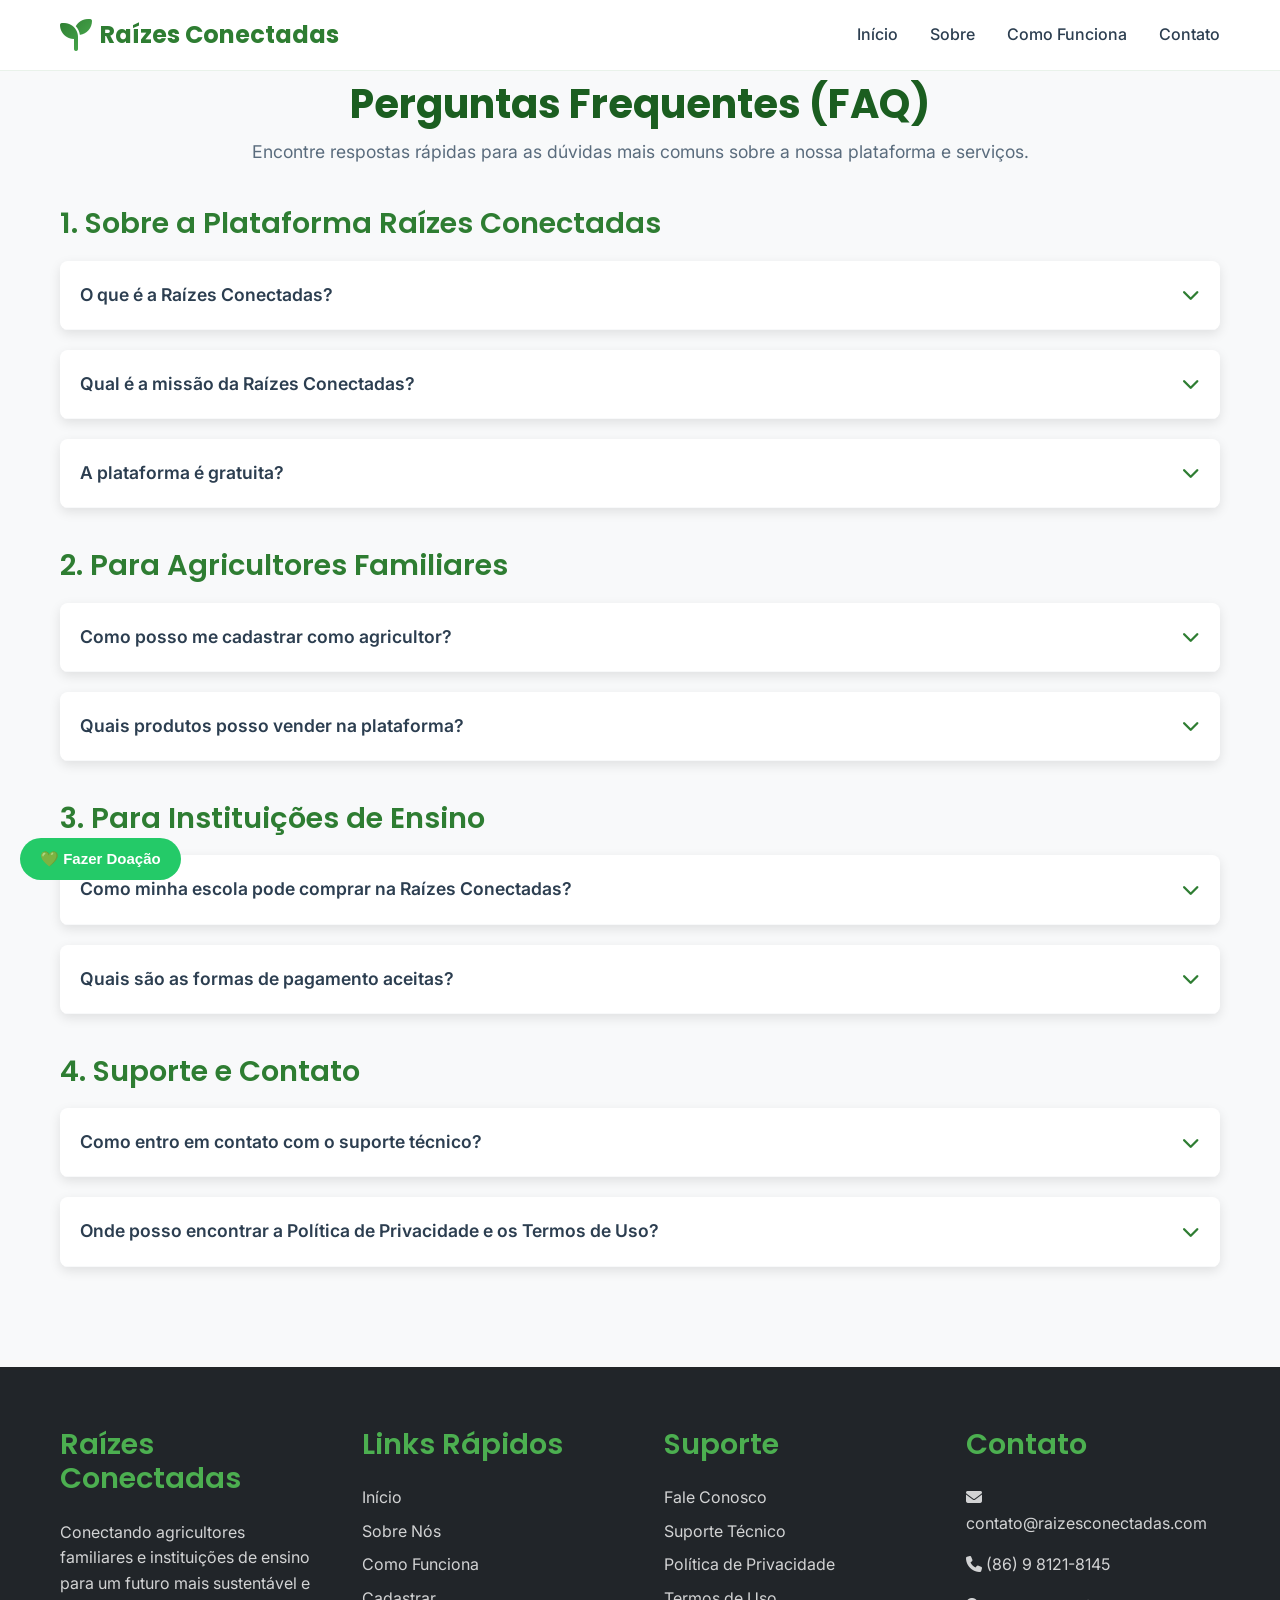
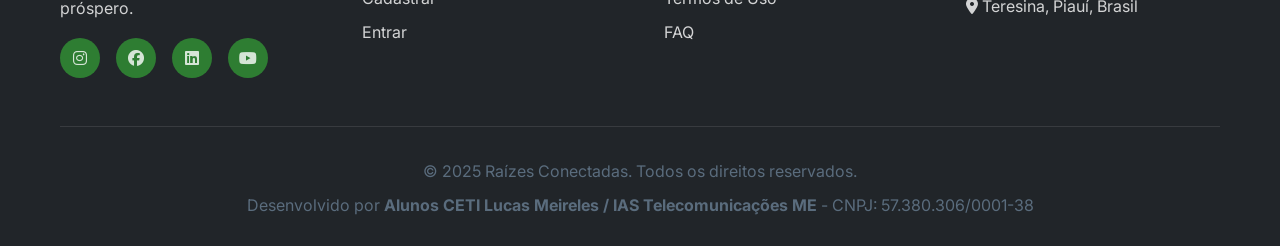
<file: faq.html>
<!DOCTYPE html>
<html lang="pt-br">
<head>
    <meta name="google-adsense-account" content="ca-pub-3378137347138871">
    <meta charset="UTF-8">
    <meta name="viewport" content="width=device-width, initial-scale=1.0">
    <title>FAQ - Perguntas Frequentes | Raízes Conectadas</title>
    <meta name="description" content="Encontre respostas para as dúvidas mais frequentes sobre a plataforma Raízes Conectadas.">
    <meta name="keywords" content="FAQ, perguntas frequentes, ajuda, suporte, Raízes Conectadas, agricultura familiar">

    <!-- Favicon -->
    <link rel="icon" type="image/x-icon" href="assets/images/favicon.ico">

    <!-- Fonts -->
    <link rel="preconnect" href="https://fonts.googleapis.com">
    <link rel="preconnect" href="https://fonts.gstatic.com" crossorigin>
    <link href="https://fonts.googleapis.com/css2?family=Poppins:wght@300;400;500;600;700;800&family=Inter:wght@300;400;500;600;700&display=swap" rel="stylesheet">

    <!-- Font Awesome -->
    <link rel="stylesheet" href="https://cdnjs.cloudflare.com/ajax/libs/font-awesome/6.4.0/css/all.min.css">

    <!-- AOS Animation Library -->
    <link href="https://unpkg.com/aos@2.3.1/dist/aos.css" rel="stylesheet">

    <!-- Main CSS & Footer CSS -->
    <link rel="stylesheet" href="assets/css/main.css">
    <link rel="stylesheet" href="assets/css/footer.css">
</head>
    <style>
        /* Variáveis CSS para garantir o estilo do FAQ */
        :root {
            --primary-green: #2E7D32;
            --primary-green-light: #4CAF50;
            --primary-green-dark: #1B5E20;
            --secondary-orange: #FF8F00;
            --secondary-orange-light: #FFA726;
            --accent-blue: #1976D2;
            --accent-blue-light: #42A5F5;
            --neutral-white: #FFFFFF;
            --neutral-light: #F8F9FA;
            --neutral-gray: #6C757D;
            --neutral-dark: #212529;
            --text-primary: #2C3E50;
            --text-secondary: #5A6C7D;
            --shadow-light: rgba(0, 0, 0, 0.1);
            --shadow-medium: rgba(0, 0, 0, 0.15);
            --shadow-heavy: rgba(0, 0, 0, 0.25);
            --gradient-primary: linear-gradient(135deg, var(--primary-green) 0%, var(--primary-green-light) 100%);
            --gradient-secondary: linear-gradient(135deg, var(--secondary-orange) 0%, var(--secondary-orange-light) 100%);
            --gradient-hero: linear-gradient(135deg, rgba(46, 125, 50, 0.9) 0%, rgba(76, 175, 80, 0.8) 100%);
        }

        /* Estilos específicos para a seção FAQ */
        .faq-section {
            padding: 80px 0;
            background-color: var(--neutral-light);
        }

        .faq-item {
            background-color: var(--neutral-white);
            border-radius: 8px;
            margin-bottom: 20px;
            box-shadow: 0 4px 12px var(--shadow-light);
            overflow: hidden;
        }

        .faq-question {
            display: flex;
            justify-content: space-between;
            align-items: center;
            padding: 20px;
            cursor: pointer;
            font-weight: 600;
            font-size: 1.1rem;
            color: var(--text-primary);
            border-bottom: 1px solid var(--neutral-light);
            transition: background-color 0.3s ease;
        }

        .faq-question:hover {
            background-color: #f4f4f4;
        }

        .faq-question i {
            color: var(--primary-green);
            transition: transform 0.3s ease;
        }

        .faq-answer {
            padding: 0 20px;
            max-height: 0;
            overflow: hidden;
            transition: max-height 0.5s ease-in-out, padding 0.5s ease-in-out;
        }

        .faq-answer.open {
            max-height: 500px; /* Valor grande o suficiente para o conteúdo */
            padding: 20px;
        }

        .faq-answer p {
            margin-bottom: 0;
            color: var(--text-secondary);
        }

        .faq-answer ul {
            margin-left: 20px;
            margin-bottom: 1rem;
        }

        .faq-answer li {
            margin-bottom: 0.5rem;
        }

        .faq-answer a {
            color: var(--accent-blue);
            text-decoration: none;
        }

        .faq-answer a:hover {
            text-decoration: underline;
        }

        /* Estilo para o título principal */
        .faq-header h2 {
            color: var(--primary-green-dark);
            margin-bottom: 10px;
        }

        .faq-header p {
            font-size: 1.1rem;
            margin-bottom: 40px;
        }
    </style>
    <!-- Header -->
    <header class="header" id="header">
        <nav class="nav container">
            <a href="index.html" class="logo">
                <i class="fas fa-seedling"></i>
                Raízes Conectadas
            </a>

            <ul class="nav-menu">
                <li><a href="index.html#inicio" class="nav-link">Início</a></li>
                <li><a href="sobre.html" class="nav-link">Sobre</a></li>
                <li><a href="index.html#como-funciona" class="nav-link">Como Funciona</a></li>
                <li><a href="contato.html" class="nav-link">Contato</a></li>
            </ul>


            <button class="mobile-menu-toggle" id="mobileMenuToggle" aria-label="Abrir menu">
                <i class="fas fa-bars"></i>
            </button>
        </nav>
    </header>
    <main>
        <!-- Seção FAQ -->
        <section class="faq-section">
            <div class="container">
                <div class="text-center faq-header" data-aos="fade-up">
                    <h2>Perguntas Frequentes (FAQ)</h2>
                    <p>Encontre respostas rápidas para as dúvidas mais comuns sobre a nossa plataforma e serviços.</p>
                </div>

                <div class="faq-list">
                    <!-- Categoria 1: Sobre a Plataforma -->
                    <h3 style="color: var(--primary-green); margin-top: 40px; margin-bottom: 20px;" data-aos="fade-right">1. Sobre a Plataforma Raízes Conectadas</h3>

                    <div class="faq-item" data-aos="fade-up">
                        <div class="faq-question">
                            O que é a Raízes Conectadas? <i class="fas fa-chevron-down"></i>
                        </div>
                        <div class="faq-answer">
                            <p>A Raízes Conectadas é uma plataforma digital que conecta <strong>agricultores familiares</strong> a <strong>instituições de ensino</strong> (escolas, universidades, etc.) que buscam adquirir produtos frescos, orgânicos e de qualidade diretamente de produtores locais. Nosso objetivo é promover a agricultura sustentável, fortalecer a economia local e garantir uma alimentação mais saudável para a comunidade escolar.</p>
                        </div>
                    </div>

                    <div class="faq-item" data-aos="fade-up" data-aos-delay="100">
                        <div class="faq-question">
                            Qual é a missão da Raízes Conectadas? <i class="fas fa-chevron-down"></i>
                        </div>
                        <div class="faq-answer">
                            <p>Nossa missão é ser a ponte tecnológica que facilita a logística e a comercialização de produtos da agricultura familiar, garantindo transparência, preços justos e acesso a alimentos de alta qualidade para as instituições. Buscamos o desenvolvimento sustentável e a valorização do pequeno produtor.</p>
                        </div>
                    </div>

                    <div class="faq-item" data-aos="fade-up" data-aos-delay="200">
                        <div class="faq-question">
                            A plataforma é gratuita? <i class="fas fa-chevron-down"></i>
                        </div>
                        <div class="faq-answer">
                            <p>O cadastro e a utilização básica da plataforma para agricultores e instituições são gratuitos. Cobramos uma pequena taxa de serviço sobre as transações concluídas para cobrir os custos operacionais, de manutenção e de melhoria contínua da plataforma. Os detalhes das taxas são transparentes e apresentados antes da finalização de cada pedido.</p>
                        </div>
                    </div>

                    <!-- Categoria 2: Para Agricultores Familiares -->
                    <h3 style="color: var(--primary-green); margin-top: 40px; margin-bottom: 20px;" data-aos="fade-right">2. Para Agricultores Familiares</h3>

                    <div class="faq-item" data-aos="fade-up">
                        <div class="faq-question">
                            Como posso me cadastrar como agricultor? <i class="fas fa-chevron-down"></i>
                        </div>
                        <div class="faq-answer">
                            <p>O processo é simples! Acesse a página de <a href="cadastro.html">Cadastro</a> e selecione a opção "Agricultor Familiar". Você precisará fornecer informações sobre sua produção, localização e documentos que comprovem sua atividade. Nossa equipe fará uma breve análise para garantir a qualidade e autenticidade dos produtos.</p>
                        </div>
                    </div>

                    <div class="faq-item" data-aos="fade-up" data-aos-delay="100">
                        <div class="faq-question">
                            Quais produtos posso vender na plataforma? <i class="fas fa-chevron-down"></i>
                        </div>
                        <div class="faq-answer">
                            <p>Você pode vender uma ampla variedade de produtos frescos, orgânicos ou agroecológicos, como:</p>
                            <ul>
                                <li>Hortaliças e Legumes</li>
                                <li>Frutas da estação</li>
                                <li>Grãos e Cereais</li>
                                <li>Produtos processados artesanalmente (geleias, pães, queijos)</li>
                            </ul>
                            <p>Todos os produtos devem estar em conformidade com as normas sanitárias e de qualidade exigidas pelas instituições compradoras.</p>
                        </div>
                    </div>

                    <!-- Categoria 3: Para Instituições de Ensino -->
                    <h3 style="color: var(--primary-green); margin-top: 40px; margin-bottom: 20px;" data-aos="fade-right">3. Para Instituições de Ensino</h3>

                    <div class="faq-item" data-aos="fade-up">
                        <div class="faq-question">
                            Como minha escola pode comprar na Raízes Conectadas? <i class="fas fa-chevron-down"></i>
                        </div>
                        <div class="faq-answer">
                            <p>Instituições de ensino (públicas ou privadas) podem se cadastrar na plataforma. Após a aprovação, vocês terão acesso ao catálogo de produtos disponíveis na sua região. O processo de compra é feito online, com a possibilidade de agendamento de entrega e acompanhamento do pedido. É uma excelente forma de cumprir as exigências do PNAE (Programa Nacional de Alimentação Escolar) de forma simplificada.</p>
                        </div>
                    </div>

                    <div class="faq-item" data-aos="fade-up" data-aos-delay="100">
                        <div class="faq-question">
                            Quais são as formas de pagamento aceitas? <i class="fas fa-chevron-down"></i>
                        </div>
                        <div class="faq-answer">
                            <p>Aceitamos diversas formas de pagamento, incluindo:</p>
                            <ul>
                                <li>Boleto bancário (para instituições)</li>
                                <li>Cartão de crédito (Visa, Mastercard, Elo)</li>
                                <li>Transferência bancária (Pix)</li>
                            </ul>
                            <p>As opções podem variar de acordo com o tipo de transação e o acordo firmado com a instituição.</p>
                        </div>
                    </div>

                    <!-- Categoria 4: Suporte e Contato -->
                    <h3 style="color: var(--primary-green); margin-top: 40px; margin-bottom: 20px;" data-aos="fade-right">4. Suporte e Contato</h3>

                    <div class="faq-item" data-aos="fade-up">
                        <div class="faq-question">
                            Como entro em contato com o suporte técnico? <i class="fas fa-chevron-down"></i>
                        </div>
                        <div class="faq-answer">
                            <p>Se você não encontrou a resposta para sua dúvida, nossa equipe de suporte está pronta para ajudar. Você pode nos contatar através da nossa <a href="contato.html">Central de Ajuda</a> ou enviando um e-mail diretamente para <a href="mailto:suporte@raizesconectadas.com">suporte@raizesconectadas.com</a>. Nosso horário de atendimento é de segunda a sexta, das 8h às 18h (Horário de Brasília).</p>
                        </div>
                    </div>

                    <div class="faq-item" data-aos="fade-up" data-aos-delay="100">
                        <div class="faq-question">
                            Onde posso encontrar a Política de Privacidade e os Termos de Uso? <i class="fas fa-chevron-down"></i>
                        </div>
                        <div class="faq-answer">
                            <p>A transparência é fundamental para nós. Você pode acessar a nossa <a href="politica-privacidade.html">Política de Privacidade</a> e os <a href="termos-de-uso.html">Termos de Uso</a> a qualquer momento através dos links no rodapé do nosso site. É importante que todos os usuários leiam e compreendam estes documentos.</p>
                        </div>
                    </div>
                </div>
            </div>
        </section>
    </main>
    <!-- Footer -->
    <footer class="footer" id="contato">
        <div class="container">
            <div class="footer-content">
                <div class="footer-section">
                    <h3>Raízes Conectadas</h3>
                    <p>Conectando agricultores familiares e instituições de ensino para um futuro mais sustentável e próspero.</p>
                    <div class="social-links">
                        <a href="https://www.instagram.com/raizes_conectadas/" target="_blank" class="social-link"><i class="fab fa-instagram"></i></a>
                        <a href="#" class="social-link"><i class="fab fa-facebook"></i></a>
                        <a href="#" class="social-link"><i class="fab fa-linkedin"></i></a>
                        <a href="#" class="social-link"><i class="fab fa-youtube"></i></a>
                    </div>
                </div>

                <div class="footer-section">
                    <h3>Links Rápidos</h3>
                    <ul>
                        <li><a href="index.html#inicio">Início</a></li>
                        <li><a href="sobre.html">Sobre Nós</a></li>
                        <li><a href="index.html#como-funciona">Como Funciona</a></li>
                        <li><a href="cadastro.html">Cadastrar</a></li>
                        <li><a href="login.html">Entrar</a></li>
                    </ul>
                </div>

                <div class="footer-section">
                    <h3>Suporte</h3>
                    <ul>
                        <li><a href="contato.html">Fale Conosco</a></li>
                        <li><a href="mailto:suporte@raizesconectadas.com">Suporte Técnico</a></li>
                        <li><a href="politica-privacidade.html">Política de Privacidade</a></li>
                        <li><a href="termos-de-uso.html">Termos de Uso</a></li>
                        <li><a href="faq.html">FAQ</a></li>
                    </ul>
                </div>

                <div class="footer-section">
                    <h3>Contato</h3>
                    <p><i class="fas fa-envelope"></i> contato@raizesconectadas.com</p>
                    <p><i class="fas fa-phone"></i> (86) 9 8121-8145</p>
                    <p><i class="fas fa-map-marker-alt"></i> Teresina, Piauí, Brasil</p>
                </div>
            </div>

            <div class="footer-bottom">
                <p>&copy; 2025 Raízes Conectadas. Todos os direitos reservados.</p>
                <p>Desenvolvido por <strong>Alunos CETI Lucas Meireles / IAS Telecomunicações ME</strong> - CNPJ: 57.380.306/0001-38</p>
            </div>
        </div>
    </footer>

    <script src="https://unpkg.com/aos@2.3.1/dist/aos.js"></script>
    <script>
        // Initialize AOS
        AOS.init({
            duration: 1000,
            once: true,
            offset: 100
        });

        // Script para funcionalidade de Acordeão do FAQ
        document.addEventListener('DOMContentLoaded', function() {
            const questions = document.querySelectorAll('.faq-question');

            questions.forEach(question => {
                question.addEventListener('click', function() {
                    const answer = this.nextElementSibling;
                    const icon = this.querySelector('i');
                    
                    // Fecha todos os outros
                    document.querySelectorAll('.faq-answer.open').forEach(openAnswer => {
                        if (openAnswer !== answer) {
                            openAnswer.classList.remove('open');
                            openAnswer.previousElementSibling.querySelector('i').classList.remove('fa-chevron-up');
                            openAnswer.previousElementSibling.querySelector('i').classList.add('fa-chevron-down');
                        }
                    });

                    // Abre ou fecha o clicado
                    answer.classList.toggle('open');
                    icon.classList.toggle('fa-chevron-down');
                    icon.classList.toggle('fa-chevron-up');
                });
            });
        });
        
        // Outros scripts do rodapé (Scroll to Top, etc.)
        // O usuário fará a inclusão real no ambiente dele.
    </script>
    <!-- Botão Flutuante Pulsante e Widget de Doação (LADO ESQUERDO COM ANIMAÇÃO) -->
<style>
  /* Define a animação de pulsação suave */
  @keyframes pulsar-doacao {
    0% {
      box-shadow: 0 4px 12px rgba(36, 202, 104, 0.5);
      transform: scale(1);
    }
    50% {
      /* Aumenta a sombra e o tamanho levemente no meio da animação */
      box-shadow: 0 6px 20px rgba(36, 202, 104, 0.8);
      transform: scale(1.03);
    }
    100% {
      box-shadow: 0 4px 12px rgba(36, 202, 104, 0.5);
      transform: scale(1);
    }
  }

  /* Aplica a animação ao botão */
  #btn-doacao-pulsante {
    animation: pulsar-doacao 2s infinite; /* 2 segundos de duração, repete para sempre */
    transition: all 0.3s ease; /* Transição suave para quando passar o mouse */
  }

  /* Para a animação quando o mouse estiver em cima */
  #btn-doacao-pulsante:hover {
    animation: none;
    background-color: #1eb85e; /* Escurece um pouquinho o verde */
    transform: scale(1.05); /* Aumenta um pouco mais no hover */
  }
</style>

<div id="donation-widget-container" style="position: fixed; bottom: 20px; left: 20px; z-index: 9999; font-family: sans-serif;">
  
  <!-- Janela com o iframe (inicia escondida) -->
  <div id="donation-box" style="display: none; width: 350px; height: 550px; background: #fff; border-radius: 12px; box-shadow: 0 10px 25px rgba(0,0,0,0.3); overflow: hidden; position: absolute; bottom: 70px; left: 0;">
    <div style="background: #24ca68; color: #fff; padding: 10px 15px; display: flex; justify-content: space-between; align-items: center; font-weight: bold;">
      <span>Apoie esta causa 💚</span>
      <button onclick="toggleDonationBox()" style="background: none; border: none; color: #fff; font-size: 20px; cursor: pointer;">&times;</button>
    </div>
    <iframe src="https://caixinhadedoacao.vakinha.com.br/?campaignId=6290381&buttonColor=24ca68&headerColor=24ca68" style="width: 100%; height: calc(100% - 40px); border: none;"></iframe>
  </div>

  <!-- Botão Redondo Flutuante Pulsante (com ID para a animação) -->
  <button id="btn-doacao-pulsante" onclick="toggleDonationBox()" style="background: #24ca68; color: white; border: none; border-radius: 50px; padding: 12px 20px; font-weight: bold; cursor: pointer; display: flex; align-items: center; gap: 8px; font-size: 15px; outline: none;">
    💚 Fazer Doação
  </button>

</div>

<script>
  function toggleDonationBox() {
    const box = document.getElementById('donation-box');
    box.style.display = box.style.display === 'none' ? 'block' : 'none';
  }
</script>
</body>
</html>
</file>
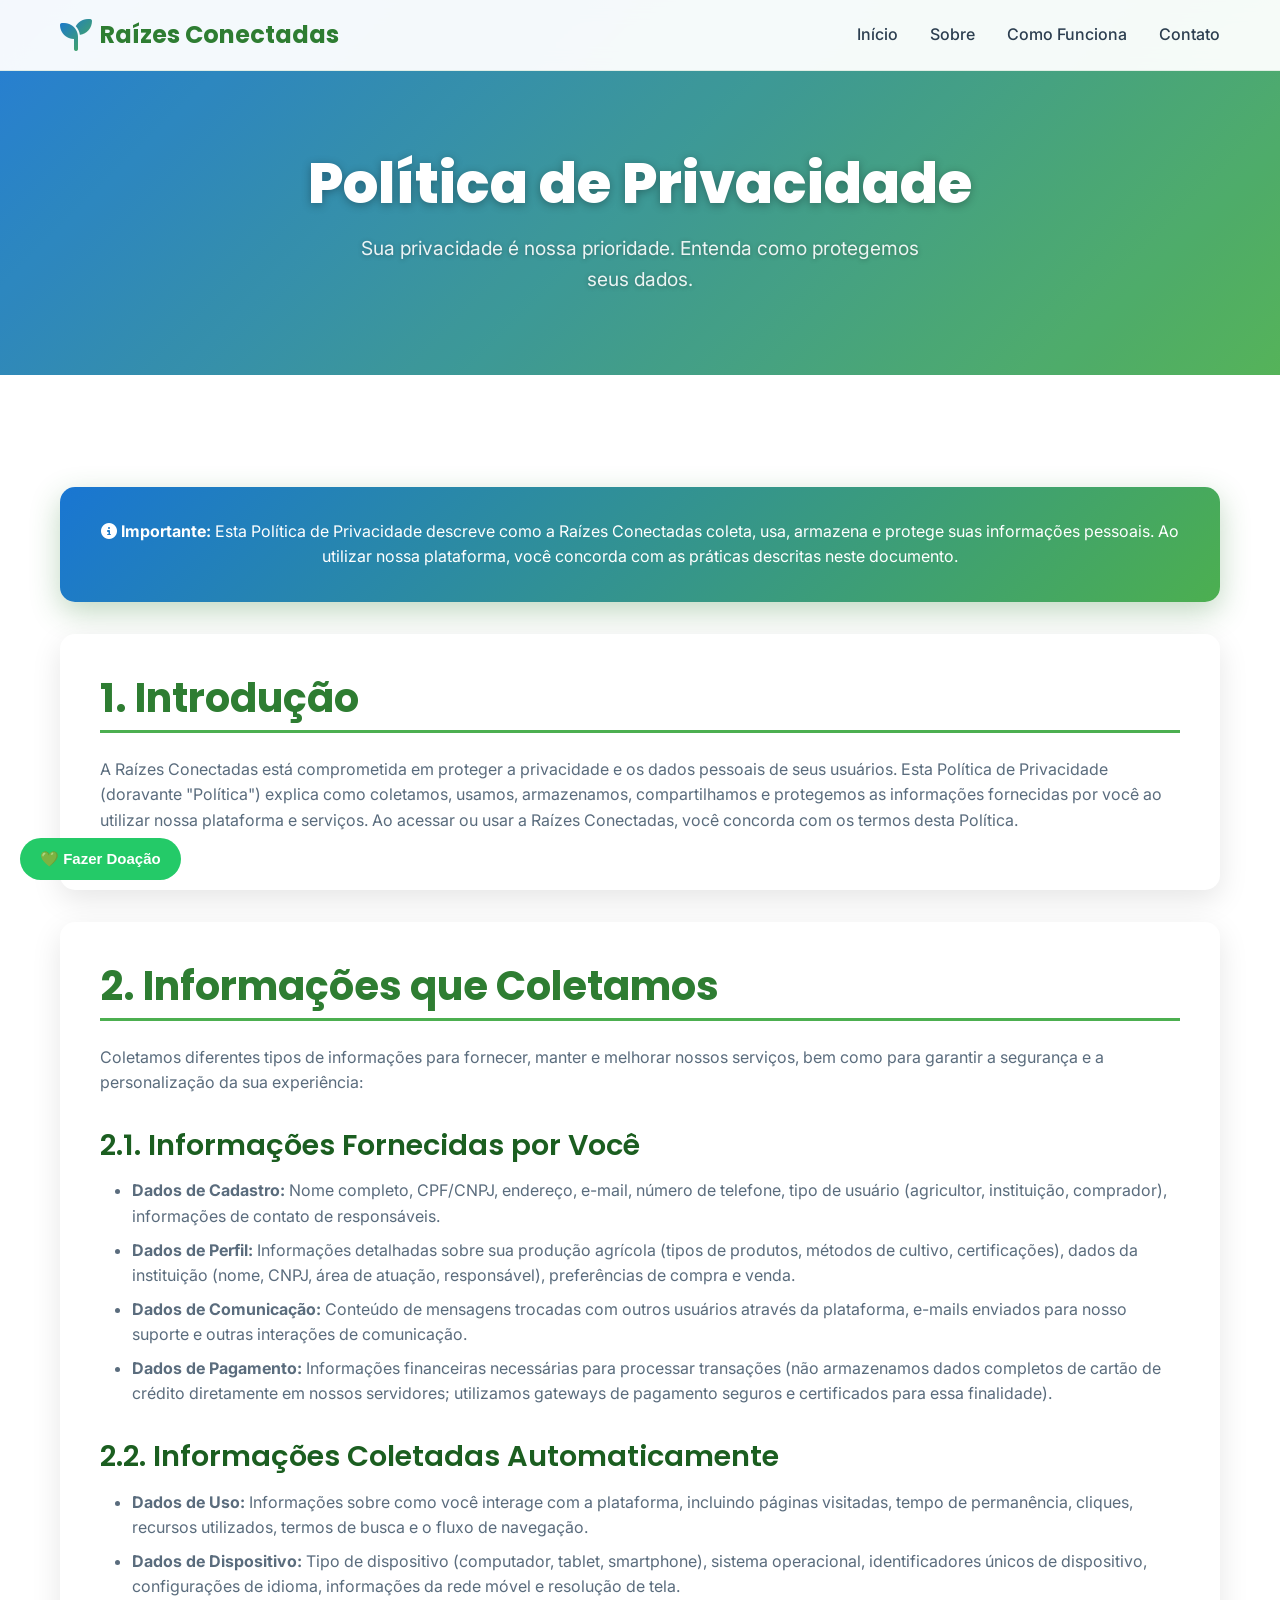
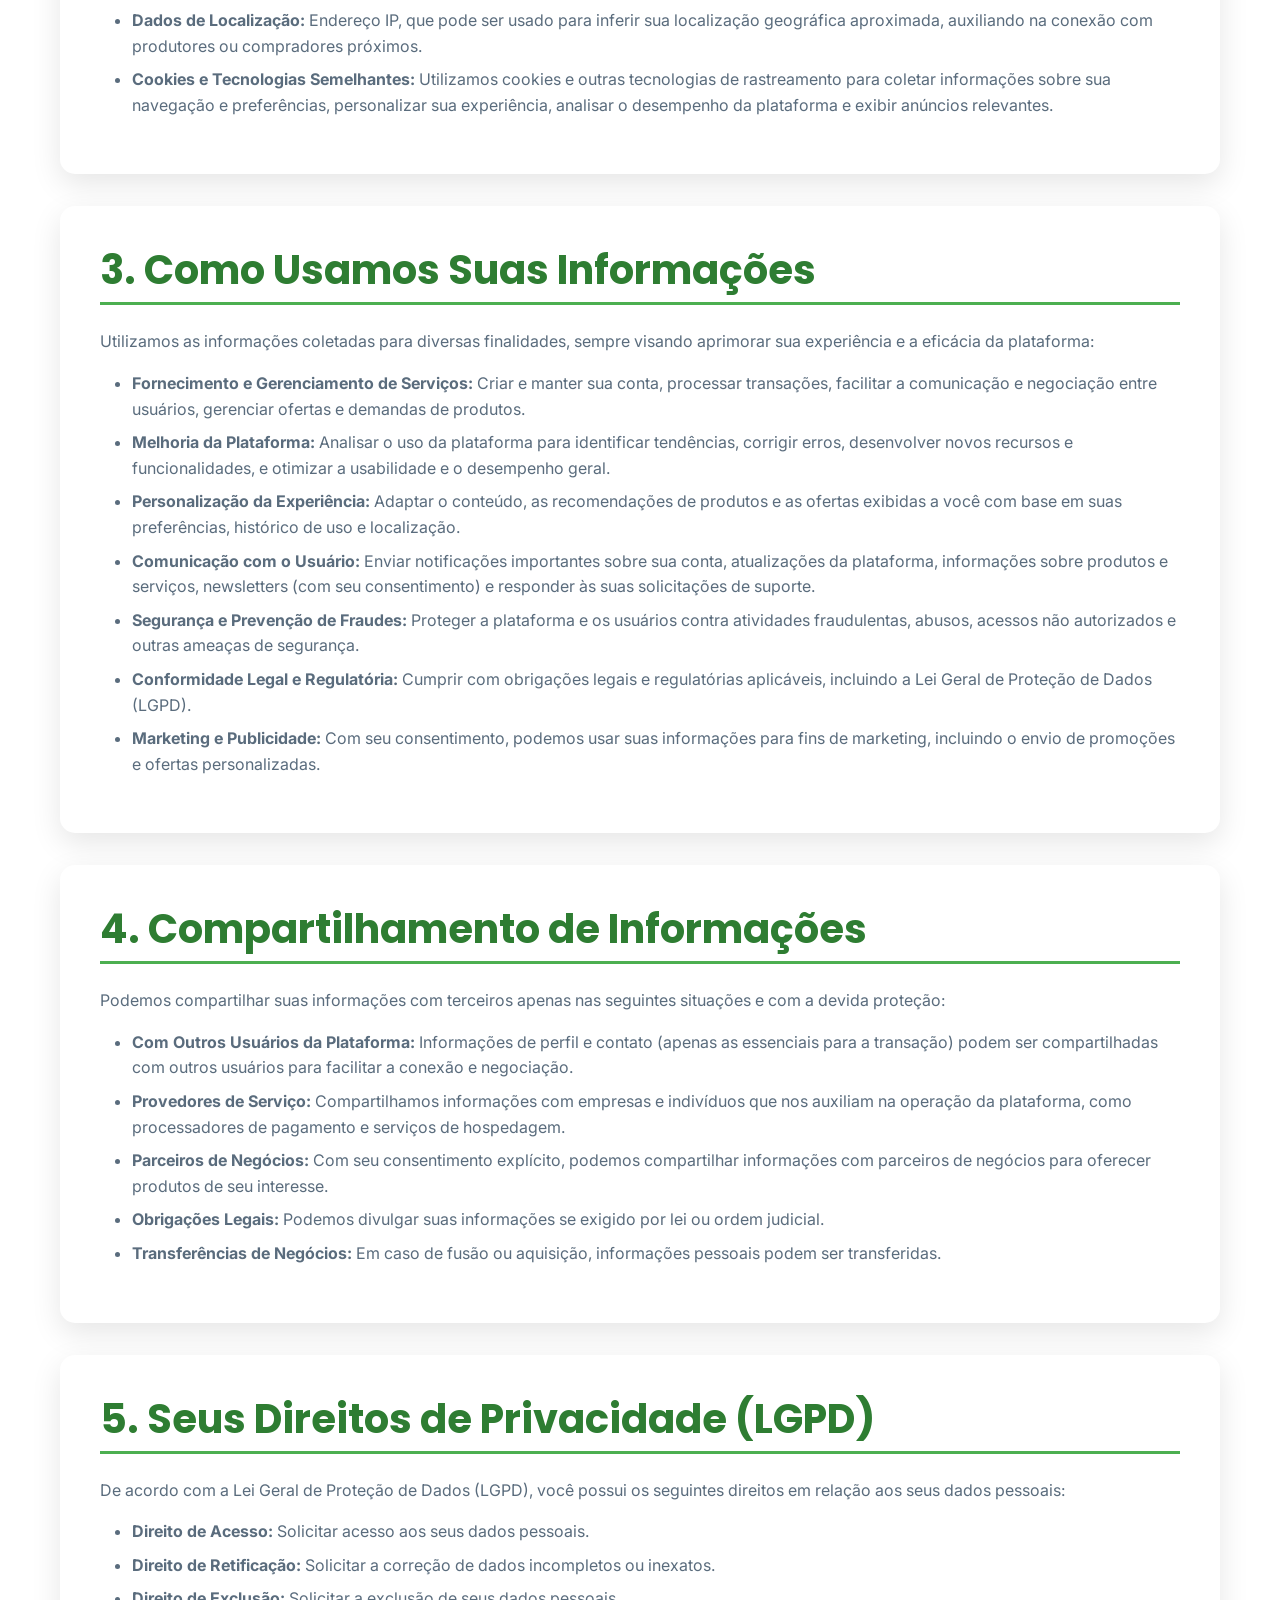
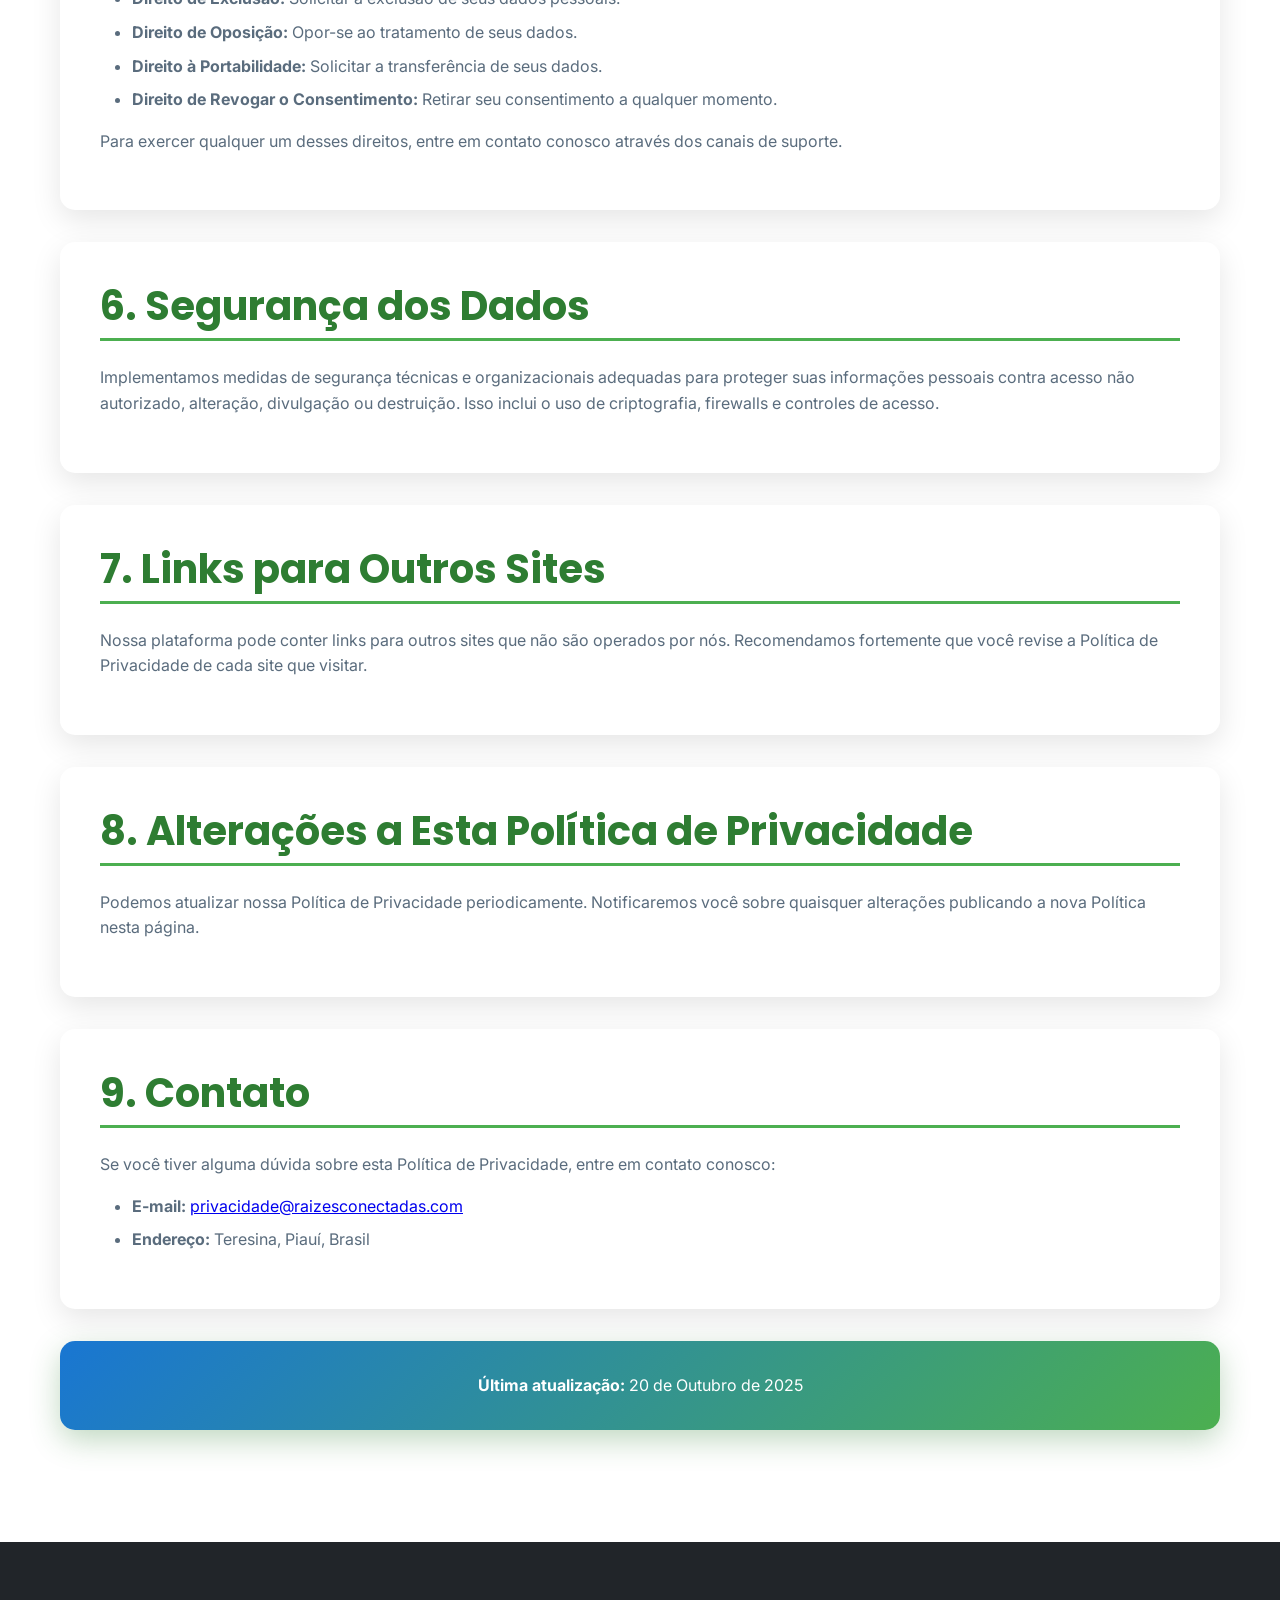
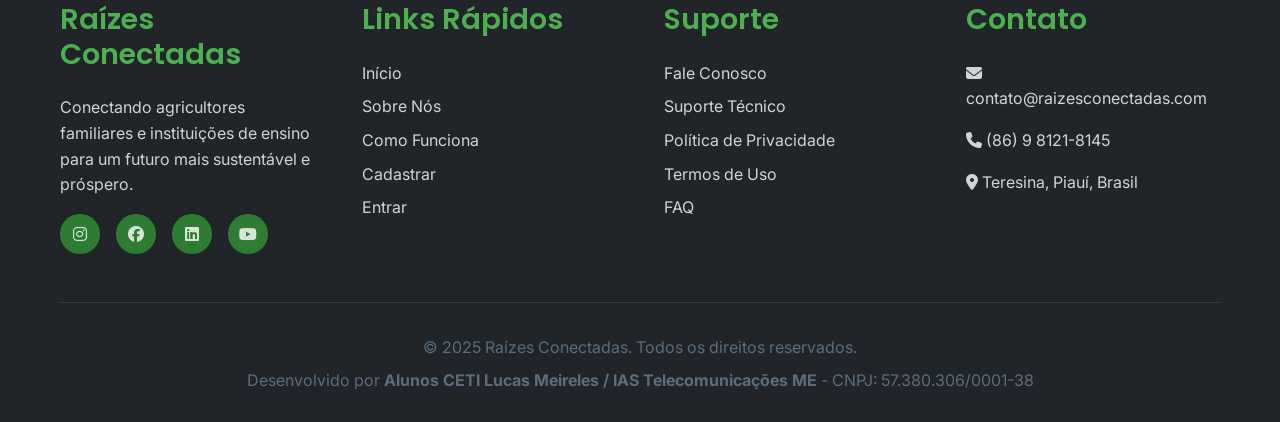
<file: politica-privacidade.html>
<!DOCTYPE html>
<html lang="pt-br">
<head>
    <meta name="google-adsense-account" content="ca-pub-3378137347138871">
    <meta charset="UTF-8">
    <meta name="viewport" content="width=device-width, initial-scale=1.0">
    <title>Política de Privacidade - Raízes Conectadas</title>
    <meta name="description" content="Conheça a Política de Privacidade da Raízes Conectadas. Entenda como coletamos, usamos e protegemos suas informações em nossa plataforma.">
    <meta name="keywords" content="política de privacidade, dados pessoais, proteção de dados, privacidade, Raízes Conectadas, LGPD">
    
    <!-- Favicon -->
    <link rel="icon" type="image/x-icon" href="assets/images/favicon.ico">
    
    <!-- Fonts -->
    <link rel="preconnect" href="https://fonts.googleapis.com">
    <link rel="preconnect" href="https://fonts.gstatic.com" crossorigin>
    <link href="https://fonts.googleapis.com/css2?family=Poppins:wght@300;400;500;600;700;800&family=Inter:wght@300;400;500;600;700&display=swap" rel="stylesheet">
    
    <!-- Font Awesome -->
    <link rel="stylesheet" href="https://cdnjs.cloudflare.com/ajax/libs/font-awesome/6.4.0/css/all.min.css">
    
    <!-- AOS Animation Library -->
    <link href="https://unpkg.com/aos@2.3.1/dist/aos.css" rel="stylesheet">
    
    <!-- Main CSS & Footer CSS -->
    <link rel="stylesheet" href="assets/css/main.css">
    <link rel="stylesheet" href="assets/css/footer.css">
</head>
<body>

    <!-- Header -->
    <header class="header" id="header">
        <nav class="nav container">
            <a href="index.html" class="logo">
                <i class="fas fa-seedling"></i>
                Raízes Conectadas
            </a>
            
            <ul class="nav-menu">
                <li><a href="index.html#inicio" class="nav-link">Início</a></li>
                <li><a href="sobre.html" class="nav-link">Sobre</a></li>
                <li><a href="index.html#como-funciona" class="nav-link">Como Funciona</a></li>
                <li><a href="contato.html" class="nav-link">Contato</a></li>
            </ul>
            

            
            <button class="mobile-menu-toggle" id="mobileMenuToggle">
                <i class="fas fa-bars"></i>
            </button>
        </nav>
    </header>

    <main>
        <section class="page-hero bg-green-gradient">
            <div class="container text-center">
                <h1 data-aos="fade-up">Política de Privacidade</h1>
                <p data-aos="fade-up" data-aos-delay="100">Sua privacidade é nossa prioridade. Entenda como protegemos seus dados.</p>
            </div>
        </section>

        <section class="section content-section">
            <div class="container">
                <div class="info-box" data-aos="fade-up">
                    <p><strong><i class="fas fa-info-circle"></i> Importante:</strong> Esta Política de Privacidade descreve como a Raízes Conectadas coleta, usa, armazena e protege suas informações pessoais. Ao utilizar nossa plataforma, você concorda com as práticas descritas neste documento.</p>
                </div>

                <div class="content-block" data-aos="fade-up">
                    <h2>1. Introdução</h2>
                    <p>A Raízes Conectadas está comprometida em proteger a privacidade e os dados pessoais de seus usuários. Esta Política de Privacidade (doravante "Política") explica como coletamos, usamos, armazenamos, compartilhamos e protegemos as informações fornecidas por você ao utilizar nossa plataforma e serviços. Ao acessar ou usar a Raízes Conectadas, você concorda com os termos desta Política.</p>
                </div>

                <div class="content-block" data-aos="fade-up" data-aos-delay="100">
                    <h2>2. Informações que Coletamos</h2>
                    <p>Coletamos diferentes tipos de informações para fornecer, manter e melhorar nossos serviços, bem como para garantir a segurança e a personalização da sua experiência:</p>

                    <h3>2.1. Informações Fornecidas por Você</h3>
                    <ul>
                        <li><strong>Dados de Cadastro:</strong> Nome completo, CPF/CNPJ, endereço, e-mail, número de telefone, tipo de usuário (agricultor, instituição, comprador), informações de contato de responsáveis.</li>
                        <li><strong>Dados de Perfil:</strong> Informações detalhadas sobre sua produção agrícola (tipos de produtos, métodos de cultivo, certificações), dados da instituição (nome, CNPJ, área de atuação, responsável), preferências de compra e venda.</li>
                        <li><strong>Dados de Comunicação:</strong> Conteúdo de mensagens trocadas com outros usuários através da plataforma, e-mails enviados para nosso suporte e outras interações de comunicação.</li>
                        <li><strong>Dados de Pagamento:</strong> Informações financeiras necessárias para processar transações (não armazenamos dados completos de cartão de crédito diretamente em nossos servidores; utilizamos gateways de pagamento seguros e certificados para essa finalidade).</li>
                    </ul>

                    <h3>2.2. Informações Coletadas Automaticamente</h3>
                    <ul>
                        <li><strong>Dados de Uso:</strong> Informações sobre como você interage com a plataforma, incluindo páginas visitadas, tempo de permanência, cliques, recursos utilizados, termos de busca e o fluxo de navegação.</li>
                        <li><strong>Dados de Dispositivo:</strong> Tipo de dispositivo (computador, tablet, smartphone), sistema operacional, identificadores únicos de dispositivo, configurações de idioma, informações da rede móvel e resolução de tela.</li>
                        <li><strong>Dados de Localização:</strong> Endereço IP, que pode ser usado para inferir sua localização geográfica aproximada, auxiliando na conexão com produtores ou compradores próximos.</li>
                        <li><strong>Cookies e Tecnologias Semelhantes:</strong> Utilizamos cookies e outras tecnologias de rastreamento para coletar informações sobre sua navegação e preferências, personalizar sua experiência, analisar o desempenho da plataforma e exibir anúncios relevantes.</li>
                    </ul>
                </div>

                <div class="content-block" data-aos="fade-up" data-aos-delay="200">
                    <h2>3. Como Usamos Suas Informações</h2>
                    <p>Utilizamos as informações coletadas para diversas finalidades, sempre visando aprimorar sua experiência e a eficácia da plataforma:</p>
                    <ul>
                        <li><strong>Fornecimento e Gerenciamento de Serviços:</strong> Criar e manter sua conta, processar transações, facilitar a comunicação e negociação entre usuários, gerenciar ofertas e demandas de produtos.</li>
                        <li><strong>Melhoria da Plataforma:</strong> Analisar o uso da plataforma para identificar tendências, corrigir erros, desenvolver novos recursos e funcionalidades, e otimizar a usabilidade e o desempenho geral.</li>
                        <li><strong>Personalização da Experiência:</strong> Adaptar o conteúdo, as recomendações de produtos e as ofertas exibidas a você com base em suas preferências, histórico de uso e localização.</li>
                        <li><strong>Comunicação com o Usuário:</strong> Enviar notificações importantes sobre sua conta, atualizações da plataforma, informações sobre produtos e serviços, newsletters (com seu consentimento) e responder às suas solicitações de suporte.</li>
                        <li><strong>Segurança e Prevenção de Fraudes:</strong> Proteger a plataforma e os usuários contra atividades fraudulentas, abusos, acessos não autorizados e outras ameaças de segurança.</li>
                        <li><strong>Conformidade Legal e Regulatória:</strong> Cumprir com obrigações legais e regulatórias aplicáveis, incluindo a Lei Geral de Proteção de Dados (LGPD).</li>
                        <li><strong>Marketing e Publicidade:</strong> Com seu consentimento, podemos usar suas informações para fins de marketing, incluindo o envio de promoções e ofertas personalizadas.</li>
                    </ul>
                </div>

                <div class="content-block" data-aos="fade-up" data-aos-delay="300">
                    <h2>4. Compartilhamento de Informações</h2>
                    <p>Podemos compartilhar suas informações com terceiros apenas nas seguintes situações e com a devida proteção:</p>
                    <ul>
                        <li><strong>Com Outros Usuários da Plataforma:</strong> Informações de perfil e contato (apenas as essenciais para a transação) podem ser compartilhadas com outros usuários para facilitar a conexão e negociação.</li>
                        <li><strong>Provedores de Serviço:</strong> Compartilhamos informações com empresas e indivíduos que nos auxiliam na operação da plataforma, como processadores de pagamento e serviços de hospedagem.</li>
                        <li><strong>Parceiros de Negócios:</strong> Com seu consentimento explícito, podemos compartilhar informações com parceiros de negócios para oferecer produtos de seu interesse.</li>
                        <li><strong>Obrigações Legais:</strong> Podemos divulgar suas informações se exigido por lei ou ordem judicial.</li>
                        <li><strong>Transferências de Negócios:</strong> Em caso de fusão ou aquisição, informações pessoais podem ser transferidas.</li>
                    </ul>
                </div>

                <div class="content-block" data-aos="fade-up" data-aos-delay="400">
                    <h2>5. Seus Direitos de Privacidade (LGPD)</h2>
                    <p>De acordo com a Lei Geral de Proteção de Dados (LGPD), você possui os seguintes direitos em relação aos seus dados pessoais:</p>
                    <ul>
                        <li><strong>Direito de Acesso:</strong> Solicitar acesso aos seus dados pessoais.</li>
                        <li><strong>Direito de Retificação:</strong> Solicitar a correção de dados incompletos ou inexatos.</li>
                        <li><strong>Direito de Exclusão:</strong> Solicitar a exclusão de seus dados pessoais.</li>
                        <li><strong>Direito de Oposição:</strong> Opor-se ao tratamento de seus dados.</li>
                        <li><strong>Direito à Portabilidade:</strong> Solicitar a transferência de seus dados.</li>
                        <li><strong>Direito de Revogar o Consentimento:</strong> Retirar seu consentimento a qualquer momento.</li>
                    </ul>
                    <p>Para exercer qualquer um desses direitos, entre em contato conosco através dos canais de suporte.</p>
                </div>

                <div class="content-block" data-aos="fade-up" data-aos-delay="500">
                    <h2>6. Segurança dos Dados</h2>
                    <p>Implementamos medidas de segurança técnicas e organizacionais adequadas para proteger suas informações pessoais contra acesso não autorizado, alteração, divulgação ou destruição. Isso inclui o uso de criptografia, firewalls e controles de acesso.</p>
                </div>

                <div class="content-block" data-aos="fade-up" data-aos-delay="600">
                    <h2>7. Links para Outros Sites</h2>
                    <p>Nossa plataforma pode conter links para outros sites que não são operados por nós. Recomendamos fortemente que você revise a Política de Privacidade de cada site que visitar.</p>
                </div>

                <div class="content-block" data-aos="fade-up" data-aos-delay="700">
                    <h2>8. Alterações a Esta Política de Privacidade</h2>
                    <p>Podemos atualizar nossa Política de Privacidade periodicamente. Notificaremos você sobre quaisquer alterações publicando a nova Política nesta página.</p>
                </div>

                <div class="content-block" data-aos="fade-up" data-aos-delay="800">
                    <h2>9. Contato</h2>
                    <p>Se você tiver alguma dúvida sobre esta Política de Privacidade, entre em contato conosco:</p>
                    <ul>
                        <li><strong>E-mail:</strong> <a href="mailto:privacidade@raizesconectadas.com">privacidade@raizesconectadas.com</a></li>
                        <li><strong>Endereço:</strong> Teresina, Piauí, Brasil</li>
                    </ul>
                </div>

                <div class="info-box" data-aos="fade-up" data-aos-delay="900">
                    <p><strong>Última atualização:</strong> 20 de Outubro de 2025</p>
                </div>
            </div>
        </section>
    </main>

    <!-- Footer -->
    <footer class="footer" id="contato">
        <div class="container">
            <div class="footer-content">
                <div class="footer-section">
                    <h3>Raízes Conectadas</h3>
                    <p>Conectando agricultores familiares e instituições de ensino para um futuro mais sustentável e próspero.</p>
                    
                    <div class="social-links">
                        <a href="https://www.instagram.com/raizes_conectadas/" target="_blank" class="social-link">
                            <i class="fab fa-instagram"></i>
                        </a>
                        <a href="#" class="social-link"><i class="fab fa-facebook"></i></a>
                        <a href="#" class="social-link"><i class="fab fa-linkedin"></i></a>
                        <a href="#" class="social-link"><i class="fab fa-youtube"></i></a>
                    </div>
                </div>
                
                <div class="footer-section">
                    <h3>Links Rápidos</h3>
                    <ul>
                        <li><a href="index.html#inicio">Início</a></li>
                        <li><a href="sobre.html">Sobre Nós</a></li>
                        <li><a href="index.html#como-funciona">Como Funciona</a></li>
                        <li><a href="cadastro.html">Cadastrar</a></li>
                        <li><a href="login.html">Entrar</a></li>
                    </ul>
                </div>
                
                <div class="footer-section">
                    <h3>Suporte</h3>
                    <ul>
                        <li><a href="contato.html">Fale Conosco</a></li>
                        <li><a href="mailto:suporte@raizesconectadas.com">Suporte Técnico</a></li>
                        <li><a href="politica-privacidade.html">Política de Privacidade</a></li>
                        <li><a href="termos-de-uso.html">Termos de Uso</a></li>
                        <li><a href="faq.html">FAQ</a></li>
                    </ul>
                </div>
                
                <div class="footer-section">
                    <h3>Contato</h3>
                    <p><i class="fas fa-envelope"></i> contato@raizesconectadas.com</p>
                    <p><i class="fas fa-phone"></i> (86) 9 8121-8145</p>
                    <p><i class="fas fa-map-marker-alt"></i> Teresina, Piauí, Brasil</p>
                </div>
            </div>
            
            <div class="footer-bottom">
                <p>&copy; 2025 Raízes Conectadas. Todos os direitos reservados.</p>
                <p>Desenvolvido por <strong>Alunos CETI Lucas Meireles / IAS Telecomunicações ME</strong> - CNPJ: 57.380.306/0001-38</p>
            </div>
        </div>
    </footer>

    <!-- Scroll to Top Button -->
    <button class="scroll-top" id="scrollTop">
        <i class="fas fa-arrow-up"></i>
    </button>

    <!-- Scripts -->
    <script src="https://unpkg.com/aos@2.3.1/dist/aos.js"></script>
    <script>
        AOS.init({ duration: 1000, once: true, offset: 100 });

        document.getElementById('mobileMenuToggle').addEventListener('click', function() {
            const navMenu = document.querySelector('.nav-menu');
            navMenu.style.display = navMenu.style.display === 'flex' ? 'none' : 'flex';
        });

        const scrollTop = document.getElementById('scrollTop');
        window.addEventListener('scroll', () => {
            if (window.scrollY > 100) scrollTop.classList.add('visible');
            else scrollTop.classList.remove('visible');
        });
        scrollTop.addEventListener('click', () => window.scrollTo({ top: 0, behavior: 'smooth' }));
    </script>
    <!-- Botão Flutuante Pulsante e Widget de Doação (LADO ESQUERDO COM ANIMAÇÃO) -->
<style>
  /* Define a animação de pulsação suave */
  @keyframes pulsar-doacao {
    0% {
      box-shadow: 0 4px 12px rgba(36, 202, 104, 0.5);
      transform: scale(1);
    }
    50% {
      /* Aumenta a sombra e o tamanho levemente no meio da animação */
      box-shadow: 0 6px 20px rgba(36, 202, 104, 0.8);
      transform: scale(1.03);
    }
    100% {
      box-shadow: 0 4px 12px rgba(36, 202, 104, 0.5);
      transform: scale(1);
    }
  }

  /* Aplica a animação ao botão */
  #btn-doacao-pulsante {
    animation: pulsar-doacao 2s infinite; /* 2 segundos de duração, repete para sempre */
    transition: all 0.3s ease; /* Transição suave para quando passar o mouse */
  }

  /* Para a animação quando o mouse estiver em cima */
  #btn-doacao-pulsante:hover {
    animation: none;
    background-color: #1eb85e; /* Escurece um pouquinho o verde */
    transform: scale(1.05); /* Aumenta um pouco mais no hover */
  }
</style>

<div id="donation-widget-container" style="position: fixed; bottom: 20px; left: 20px; z-index: 9999; font-family: sans-serif;">
  
  <!-- Janela com o iframe (inicia escondida) -->
  <div id="donation-box" style="display: none; width: 350px; height: 550px; background: #fff; border-radius: 12px; box-shadow: 0 10px 25px rgba(0,0,0,0.3); overflow: hidden; position: absolute; bottom: 70px; left: 0;">
    <div style="background: #24ca68; color: #fff; padding: 10px 15px; display: flex; justify-content: space-between; align-items: center; font-weight: bold;">
      <span>Apoie esta causa 💚</span>
      <button onclick="toggleDonationBox()" style="background: none; border: none; color: #fff; font-size: 20px; cursor: pointer;">&times;</button>
    </div>
    <iframe src="https://caixinhadedoacao.vakinha.com.br/?campaignId=6290381&buttonColor=24ca68&headerColor=24ca68" style="width: 100%; height: calc(100% - 40px); border: none;"></iframe>
  </div>

  <!-- Botão Redondo Flutuante Pulsante (com ID para a animação) -->
  <button id="btn-doacao-pulsante" onclick="toggleDonationBox()" style="background: #24ca68; color: white; border: none; border-radius: 50px; padding: 12px 20px; font-weight: bold; cursor: pointer; display: flex; align-items: center; gap: 8px; font-size: 15px; outline: none;">
    💚 Fazer Doação
  </button>

</div>

<script>
  function toggleDonationBox() {
    const box = document.getElementById('donation-box');
    box.style.display = box.style.display === 'none' ? 'block' : 'none';
  }
</script>
</body>
</html>
</file>
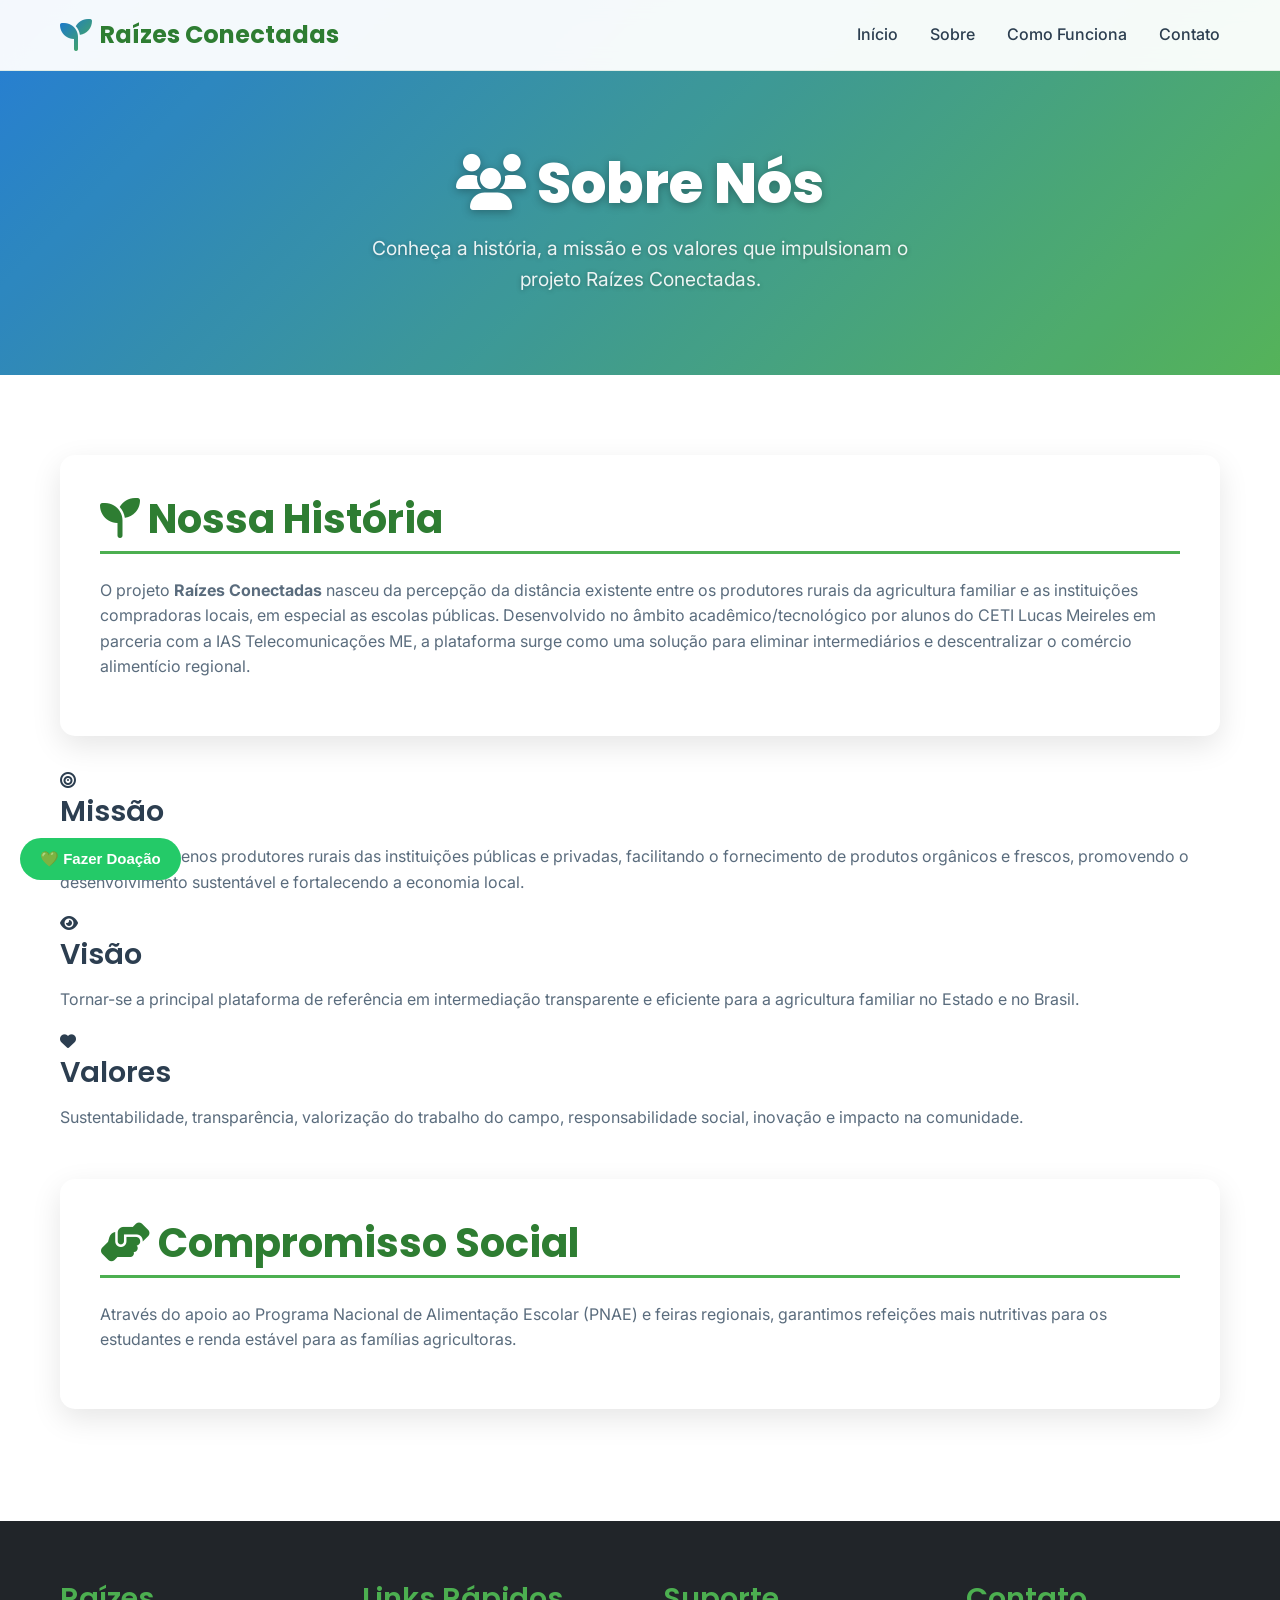
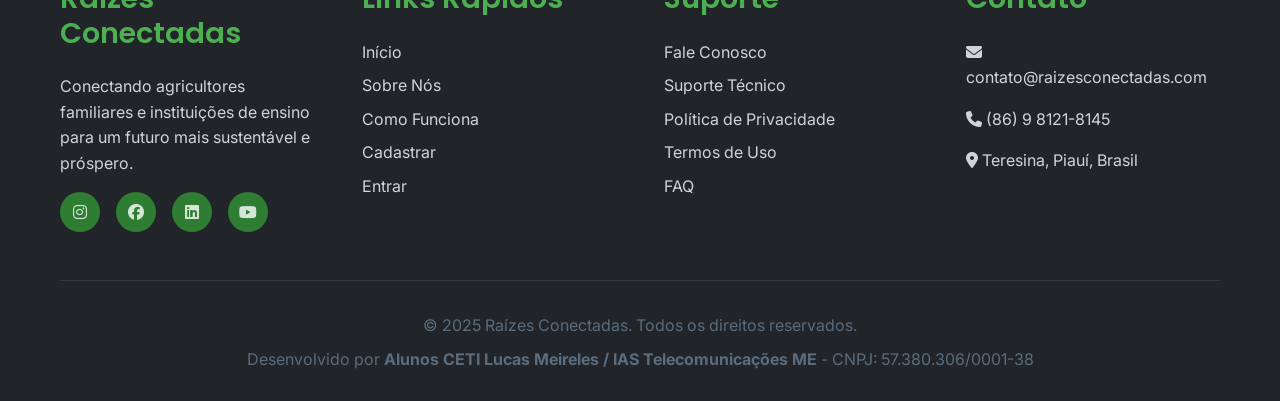
<file: sobre.html>
<!DOCTYPE html>
<html lang="pt-br">
<head>
    <meta name="google-adsense-account" content="ca-pub-3378137347138871">
    <meta charset="UTF-8">
    <meta name="viewport" content="width=device-width, initial-scale=1.0">
    <title>Sobre Nós - Raízes Conectadas</title>
    <meta name="description" content="Conheça a história, missão e valores da Raízes Conectadas. Descubra como conectamos agricultores familiares com instituições de ensino.">
    <meta name="keywords" content="sobre nós, história, missão, valores, agricultura familiar, sustentabilidade, Raízes Conectadas">
    
    <!-- Favicon -->
    <link rel="icon" type="image/x-icon" href="assets/images/favicon.ico">
    
    <!-- Fonts -->
    <link rel="preconnect" href="https://fonts.googleapis.com">
    <link rel="preconnect" href="https://fonts.gstatic.com" crossorigin>
    <link href="https://fonts.googleapis.com/css2?family=Poppins:wght@300;400;500;600;700;800&family=Inter:wght@300;400;500;600;700&display=swap" rel="stylesheet">
    
    <!-- Font Awesome -->
    <link rel="stylesheet" href="https://cdnjs.cloudflare.com/ajax/libs/font-awesome/6.4.0/css/all.min.css">
    
    <!-- AOS Animation Library -->
    <link href="https://unpkg.com/aos@2.3.1/dist/aos.css" rel="stylesheet">
    
    <!-- Main CSS & Footer CSS -->
    <link rel="stylesheet" href="assets/css/main.css">
    <link rel="stylesheet" href="assets/css/footer.css">
</head>
<body>

    <!-- Header -->
    <header class="header" id="header">
        <nav class="nav container">
            <a href="index.html" class="logo">
                <i class="fas fa-seedling"></i>
                Raízes Conectadas
            </a>
            
            <ul class="nav-menu">
                <li><a href="index.html#inicio" class="nav-link">Início</a></li>
                <li><a href="sobre.html" class="nav-link">Sobre</a></li>
                <li><a href="index.html#como-funciona" class="nav-link">Como Funciona</a></li>
                <li><a href="contato.html" class="nav-link">Contato</a></li>
            </ul>
            
            
            <button class="mobile-menu-toggle" id="mobileMenuToggle">
                <i class="fas fa-bars"></i>
            </button>
        </nav>
    </header>

    <main>
        <section class="page-hero">
            <div class="container text-center">
                <h1 data-aos="fade-up"><i class="fas fa-users"></i> Sobre Nós</h1>
                <p data-aos="fade-up" data-aos-delay="100">Conheça a história, a missão e os valores que impulsionam o projeto Raízes Conectadas.</p>
            </div>
        </section>

        <section class="section content-section">
            <div class="container">
                <div class="content-block" data-aos="fade-up">
                    <h2><i class="fas fa-seedling"></i> Nossa História</h2>
                    <p>O projeto <strong>Raízes Conectadas</strong> nasceu da percepção da distância existente entre os produtores rurais da agricultura familiar e as instituições compradoras locais, em especial as escolas públicas. Desenvolvido no âmbito acadêmico/tecnológico por alunos do CETI Lucas Meireles em parceria com a IAS Telecomunicações ME, a plataforma surge como uma solução para eliminar intermediários e descentralizar o comércio alimentício regional.</p>
                </div>

                <div class="features-grid mt-4" style="margin-bottom: 3rem;">
                    <div class="feature-card" data-aos="fade-up" data-aos-delay="100">
                        <div class="feature-icon"><i class="fas fa-bullseye"></i></div>
                        <h3>Missão</h3>
                        <p>Aproximar pequenos produtores rurais das instituições públicas e privadas, facilitando o fornecimento de produtos orgânicos e frescos, promovendo o desenvolvimento sustentável e fortalecendo a economia local.</p>
                    </div>

                    <div class="feature-card" data-aos="fade-up" data-aos-delay="200">
                        <div class="feature-icon"><i class="fas fa-eye"></i></div>
                        <h3>Visão</h3>
                        <p>Tornar-se a principal plataforma de referência em intermediação transparente e eficiente para a agricultura familiar no Estado e no Brasil.</p>
                    </div>

                    <div class="feature-card" data-aos="fade-up" data-aos-delay="300">
                        <div class="feature-icon"><i class="fas fa-heart"></i></div>
                        <h3>Valores</h3>
                        <p>Sustentabilidade, transparência, valorização do trabalho do campo, responsabilidade social, inovação e impacto na comunidade.</p>
                    </div>
                </div>

                <div class="content-block" data-aos="fade-up" data-aos-delay="300">
                    <h2><i class="fas fa-hands-helping"></i> Compromisso Social</h2>
                    <p>Através do apoio ao Programa Nacional de Alimentação Escolar (PNAE) e feiras regionais, garantimos refeições mais nutritivas para os estudantes e renda estável para as famílias agricultoras.</p>
                </div>
            </div>
        </section>
    </main>

    <!-- Footer -->
    <footer class="footer" id="contato">
        <div class="container">
            <div class="footer-content">
                <div class="footer-section">
                    <h3>Raízes Conectadas</h3>
                    <p>Conectando agricultores familiares e instituições de ensino para um futuro mais sustentável e próspero.</p>
                    
                    <div class="social-links">
                        <a href="https://www.instagram.com/raizes_conectadas/" target="_blank" class="social-link">
                            <i class="fab fa-instagram"></i>
                        </a>
                        <a href="#" class="social-link"><i class="fab fa-facebook"></i></a>
                        <a href="#" class="social-link"><i class="fab fa-linkedin"></i></a>
                        <a href="#" class="social-link"><i class="fab fa-youtube"></i></a>
                    </div>
                </div>
                
                <div class="footer-section">
                    <h3>Links Rápidos</h3>
                    <ul>
                        <li><a href="index.html#inicio">Início</a></li>
                        <li><a href="sobre.html">Sobre Nós</a></li>
                        <li><a href="index.html#como-funciona">Como Funciona</a></li>
                        <li><a href="cadastro.html">Cadastrar</a></li>
                        <li><a href="login.html">Entrar</a></li>
                    </ul>
                </div>
                
                <div class="footer-section">
                    <h3>Suporte</h3>
                    <ul>
                        <li><a href="contato.html">Fale Conosco</a></li>
                        <li><a href="mailto:suporte@raizesconectadas.com">Suporte Técnico</a></li>
                        <li><a href="politica-privacidade.html">Política de Privacidade</a></li>
                        <li><a href="termos-de-uso.html">Termos de Uso</a></li>
                        <li><a href="faq.html">FAQ</a></li>
                    </ul>
                </div>
                
                <div class="footer-section">
                    <h3>Contato</h3>
                    <p><i class="fas fa-envelope"></i> contato@raizesconectadas.com</p>
                    <p><i class="fas fa-phone"></i> (86) 9 8121-8145</p>
                    <p><i class="fas fa-map-marker-alt"></i> Teresina, Piauí, Brasil</p>
                </div>
            </div>
            
            <div class="footer-bottom">
                <p>&copy; 2025 Raízes Conectadas. Todos os direitos reservados.</p>
                <p>Desenvolvido por <strong>Alunos CETI Lucas Meireles / IAS Telecomunicações ME</strong> - CNPJ: 57.380.306/0001-38</p>
            </div>
        </div>
    </footer>

    <!-- Scroll to Top Button -->
    <button class="scroll-top" id="scrollTop">
        <i class="fas fa-arrow-up"></i>
    </button>

    <!-- Scripts -->
    <script src="https://unpkg.com/aos@2.3.1/dist/aos.js"></script>
    <script>
        AOS.init({ duration: 1000, once: true, offset: 100 });

        document.getElementById('mobileMenuToggle').addEventListener('click', function() {
            const navMenu = document.querySelector('.nav-menu');
            navMenu.style.display = navMenu.style.display === 'flex' ? 'none' : 'flex';
        });

        const scrollTop = document.getElementById('scrollTop');
        window.addEventListener('scroll', () => {
            if (window.scrollY > 100) scrollTop.classList.add('visible');
            else scrollTop.classList.remove('visible');
        });
        scrollTop.addEventListener('click', () => window.scrollTo({ top: 0, behavior: 'smooth' }));
    </script>
    <!-- Botão Flutuante Pulsante e Widget de Doação (LADO ESQUERDO COM ANIMAÇÃO) -->
<style>
  /* Define a animação de pulsação suave */
  @keyframes pulsar-doacao {
    0% {
      box-shadow: 0 4px 12px rgba(36, 202, 104, 0.5);
      transform: scale(1);
    }
    50% {
      /* Aumenta a sombra e o tamanho levemente no meio da animação */
      box-shadow: 0 6px 20px rgba(36, 202, 104, 0.8);
      transform: scale(1.03);
    }
    100% {
      box-shadow: 0 4px 12px rgba(36, 202, 104, 0.5);
      transform: scale(1);
    }
  }

  /* Aplica a animação ao botão */
  #btn-doacao-pulsante {
    animation: pulsar-doacao 2s infinite; /* 2 segundos de duração, repete para sempre */
    transition: all 0.3s ease; /* Transição suave para quando passar o mouse */
  }

  /* Para a animação quando o mouse estiver em cima */
  #btn-doacao-pulsante:hover {
    animation: none;
    background-color: #1eb85e; /* Escurece um pouquinho o verde */
    transform: scale(1.05); /* Aumenta um pouco mais no hover */
  }
</style>

<div id="donation-widget-container" style="position: fixed; bottom: 20px; left: 20px; z-index: 9999; font-family: sans-serif;">
  
  <!-- Janela com o iframe (inicia escondida) -->
  <div id="donation-box" style="display: none; width: 350px; height: 550px; background: #fff; border-radius: 12px; box-shadow: 0 10px 25px rgba(0,0,0,0.3); overflow: hidden; position: absolute; bottom: 70px; left: 0;">
    <div style="background: #24ca68; color: #fff; padding: 10px 15px; display: flex; justify-content: space-between; align-items: center; font-weight: bold;">
      <span>Apoie esta causa 💚</span>
      <button onclick="toggleDonationBox()" style="background: none; border: none; color: #fff; font-size: 20px; cursor: pointer;">&times;</button>
    </div>
    <iframe src="https://caixinhadedoacao.vakinha.com.br/?campaignId=6290381&buttonColor=24ca68&headerColor=24ca68" style="width: 100%; height: calc(100% - 40px); border: none;"></iframe>
  </div>

  <!-- Botão Redondo Flutuante Pulsante (com ID para a animação) -->
  <button id="btn-doacao-pulsante" onclick="toggleDonationBox()" style="background: #24ca68; color: white; border: none; border-radius: 50px; padding: 12px 20px; font-weight: bold; cursor: pointer; display: flex; align-items: center; gap: 8px; font-size: 15px; outline: none;">
    💚 Fazer Doação
  </button>

</div>

<script>
  function toggleDonationBox() {
    const box = document.getElementById('donation-box');
    box.style.display = box.style.display === 'none' ? 'block' : 'none';
  }
</script>
</body>
</html>
</file>
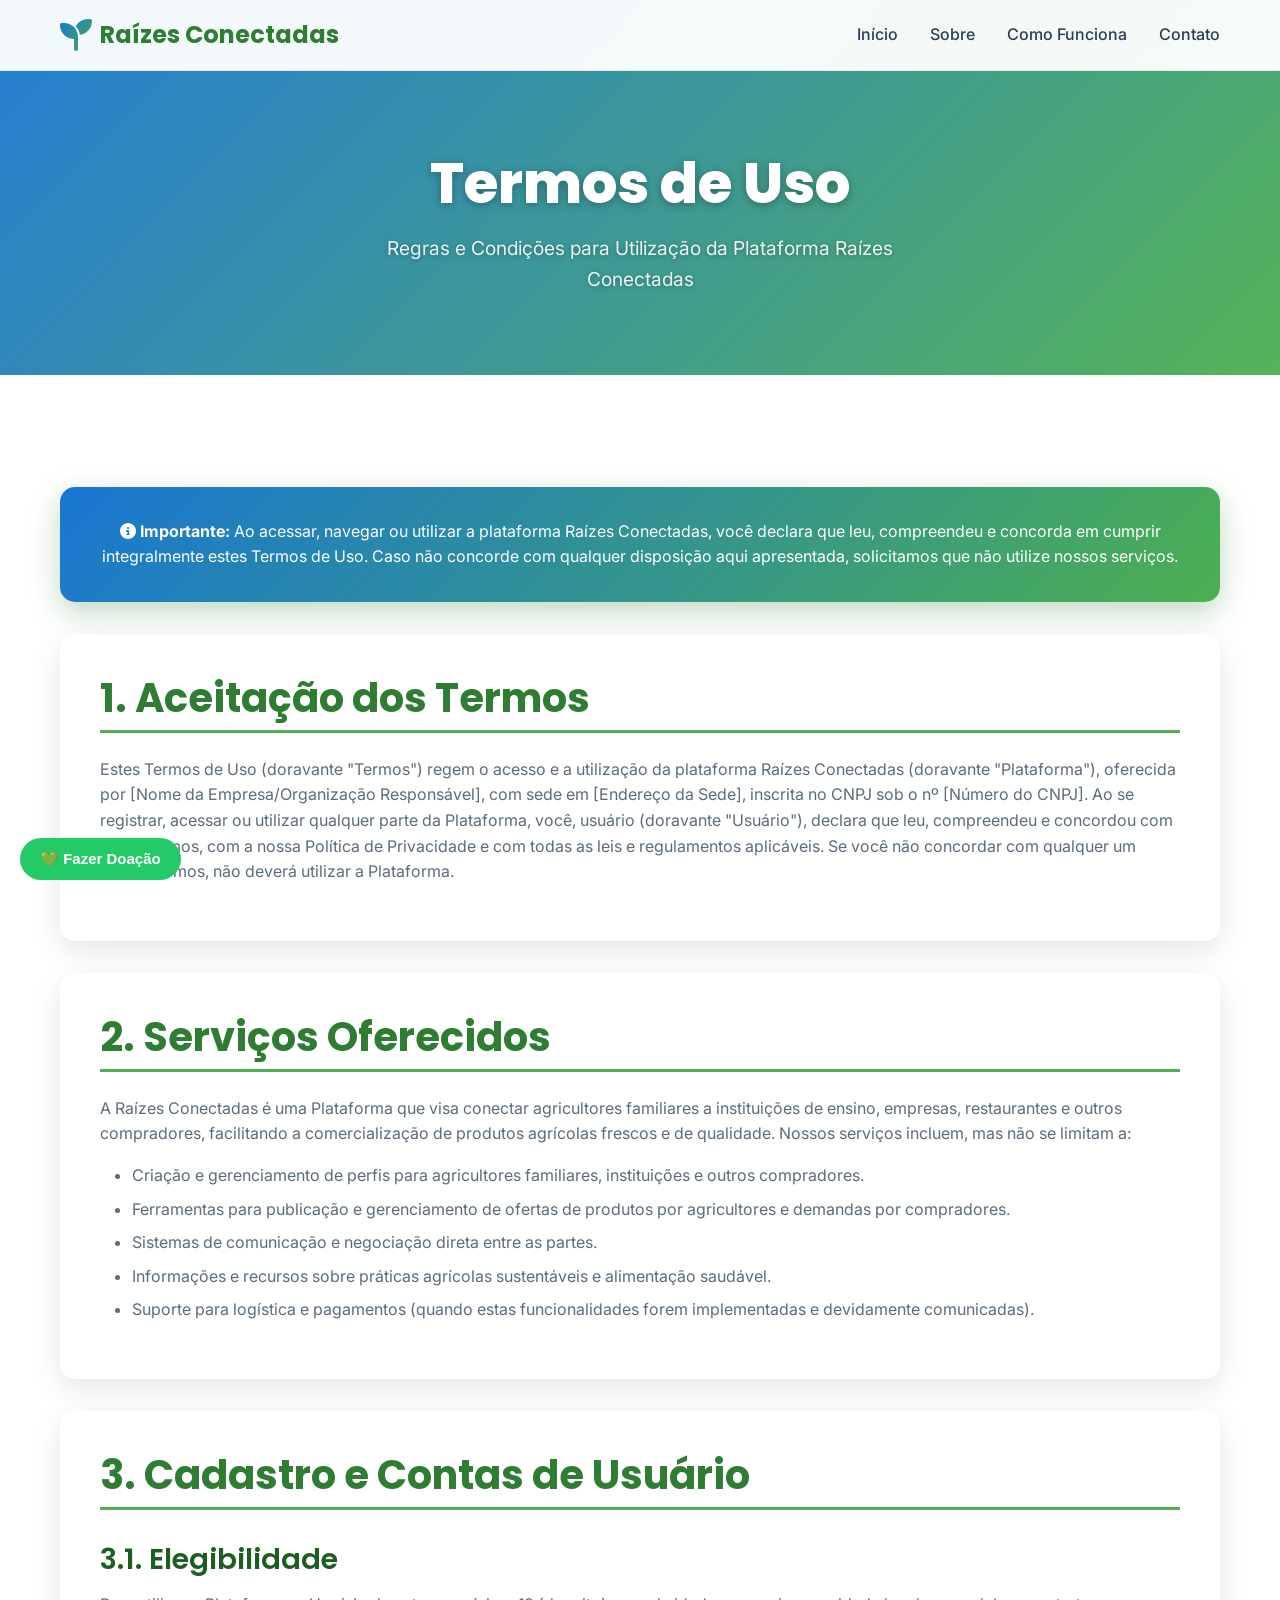
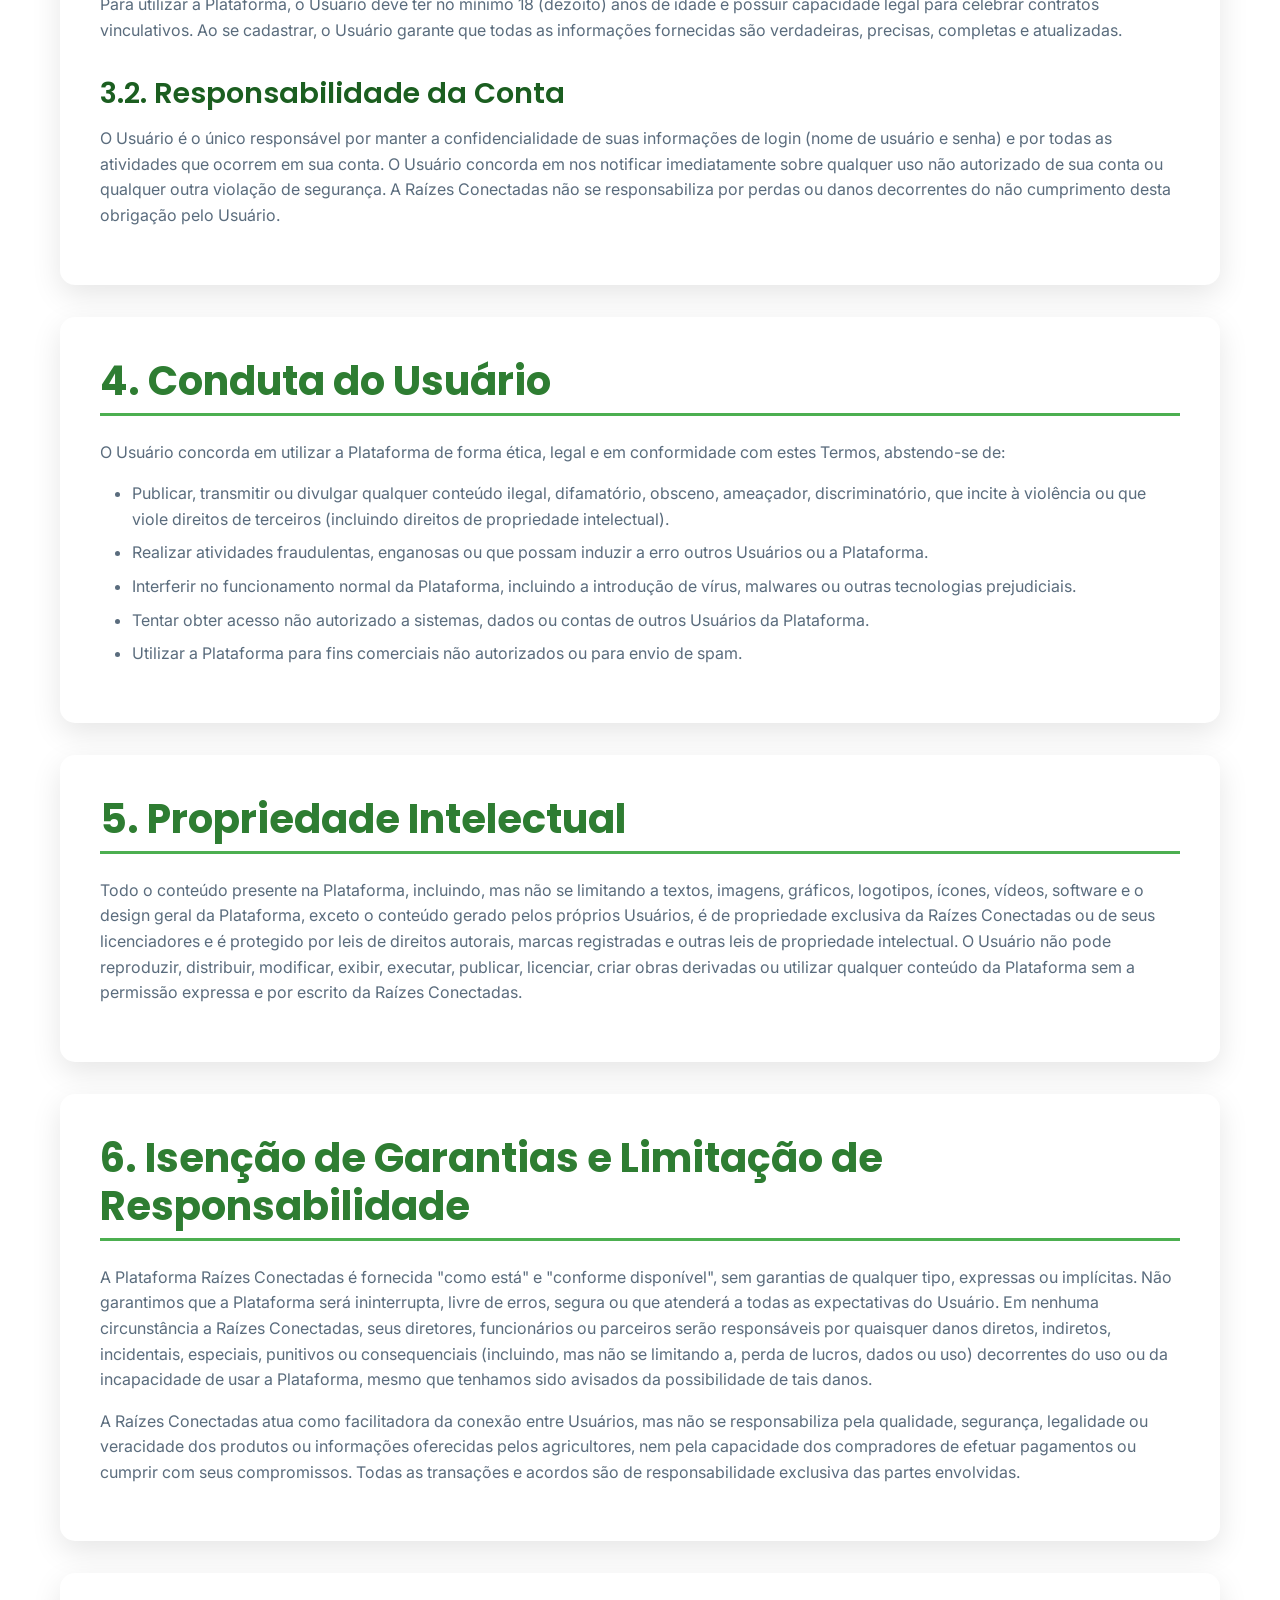
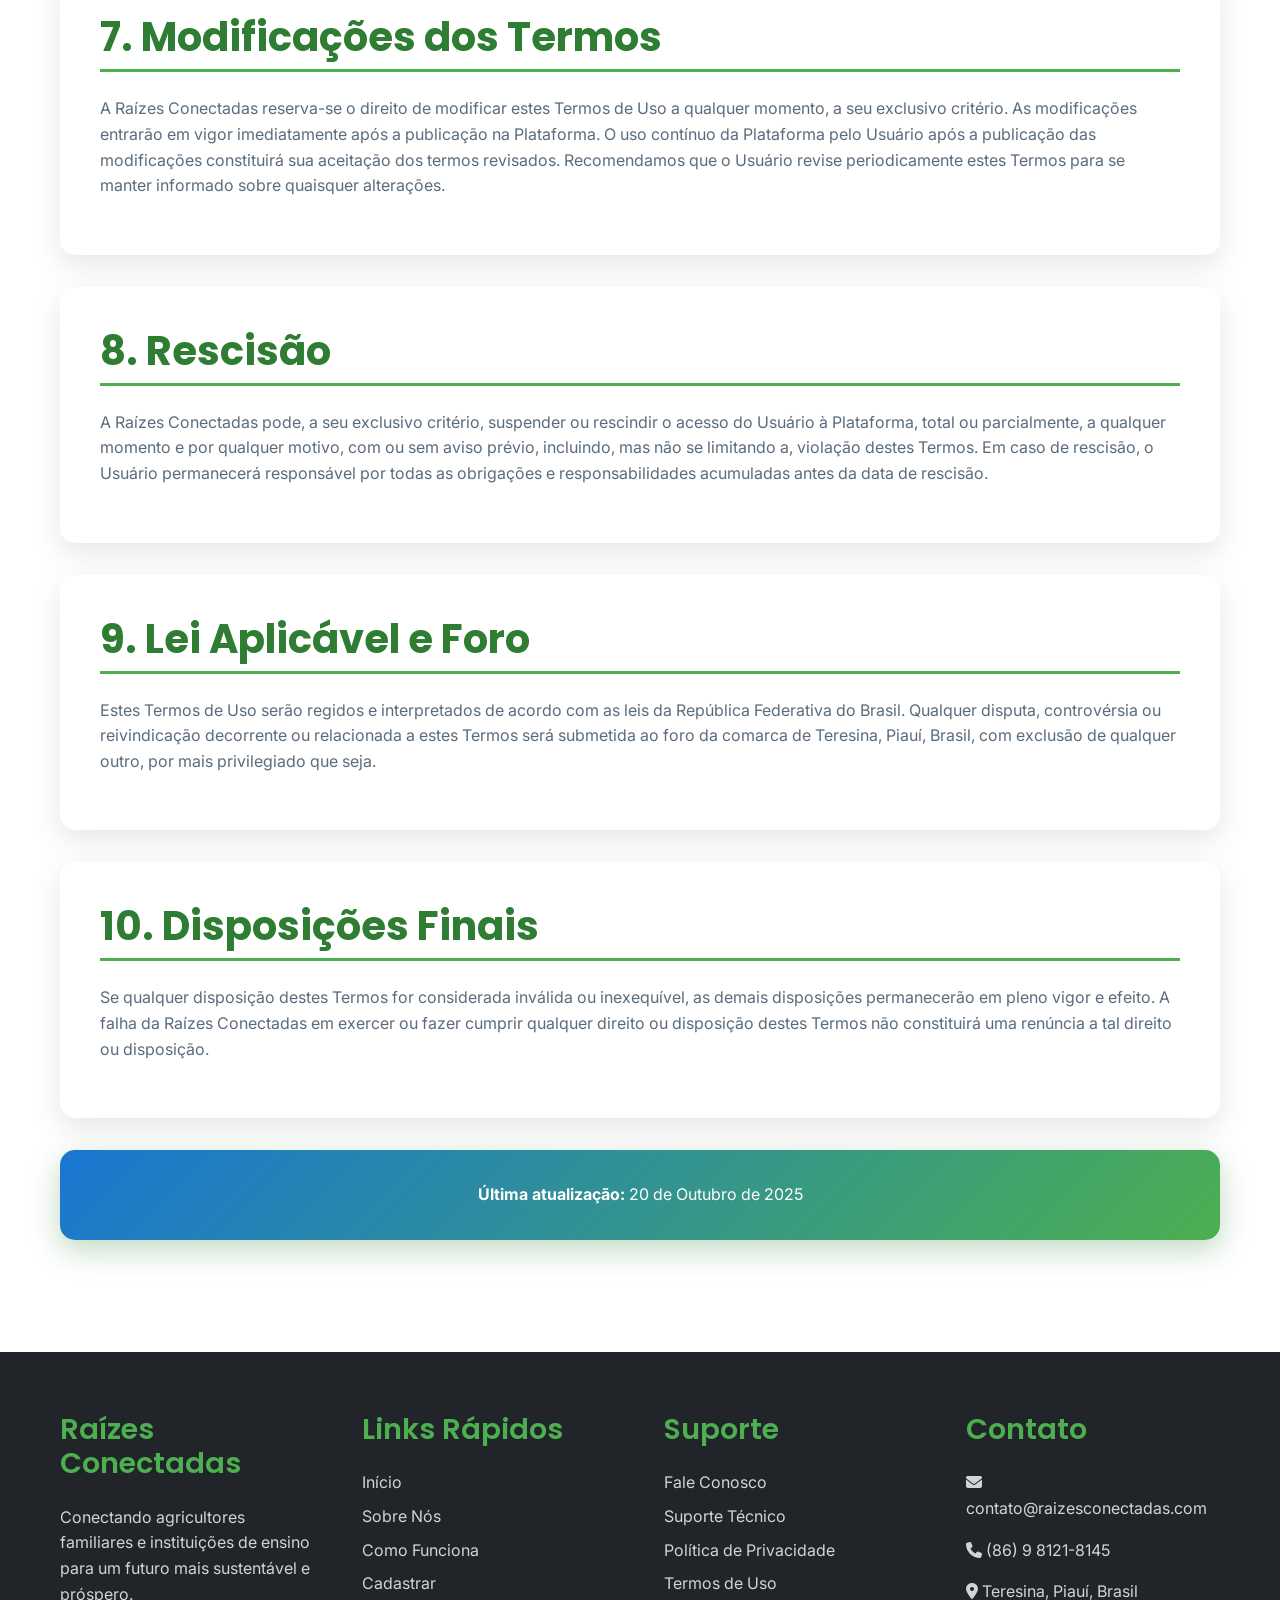
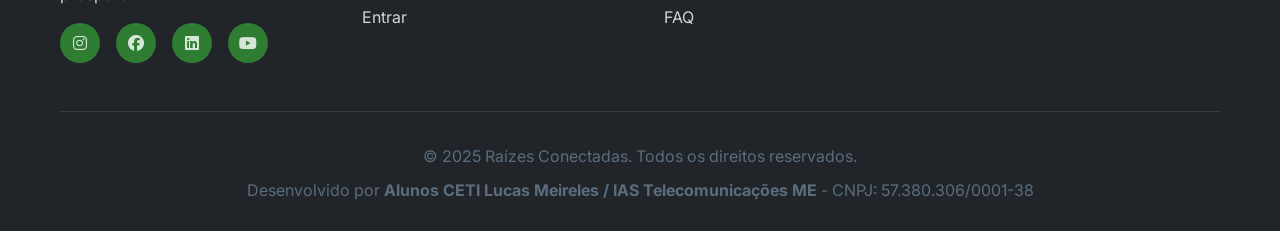
<file: termos-de-uso.html>
<!DOCTYPE html>
<html lang="pt-br">
<head>
    <meta name="google-adsense-account" content="ca-pub-3378137347138871">
    <meta charset="UTF-8">
    <meta name="viewport" content="width=device-width, initial-scale=1.0">
    <title>Termos de Uso - Raízes Conectadas</title>
    <meta name="description" content="Conheça a Política de Privacidade da Raízes Conectadas. Entenda como coletamos, usamos e protegemos suas informações em nossa plataforma.">
    <meta name="keywords" content="política de privacidade, dados pessoais, proteção de dados, privacidade, Raízes Conectadas, LGPD">
    
    <!-- Favicon -->
    <link rel="icon" type="image/x-icon" href="assets/images/favicon.ico">
    
    <!-- Fonts -->
    <link rel="preconnect" href="https://fonts.googleapis.com">
    <link rel="preconnect" href="https://fonts.gstatic.com" crossorigin>
    <link href="https://fonts.googleapis.com/css2?family=Poppins:wght@300;400;500;600;700;800&family=Inter:wght@300;400;500;600;700&display=swap" rel="stylesheet">
    
    <!-- Font Awesome -->
    <link rel="stylesheet" href="https://cdnjs.cloudflare.com/ajax/libs/font-awesome/6.4.0/css/all.min.css">
    
    <!-- AOS Animation Library -->
    <link href="https://unpkg.com/aos@2.3.1/dist/aos.css" rel="stylesheet">
    
    <!-- Main CSS & Footer CSS -->
    <link rel="stylesheet" href="assets/css/main.css">
    <link rel="stylesheet" href="assets/css/footer.css">
</head>
<body>

    <!-- Header -->
    <header class="header" id="header">
        <nav class="nav container">
            <a href="index.html" class="logo">
                <i class="fas fa-seedling"></i>
                Raízes Conectadas
            </a>
            
            <ul class="nav-menu">
                <li><a href="index.html#inicio" class="nav-link">Início</a></li>
                <li><a href="sobre.html" class="nav-link">Sobre</a></li>
                <li><a href="index.html#como-funciona" class="nav-link">Como Funciona</a></li>
                <li><a href="contato.html" class="nav-link">Contato</a></li>
            </ul>
            
            
            <button class="mobile-menu-toggle" id="mobileMenuToggle">
                <i class="fas fa-bars"></i>
            </button>
        </nav>
    </header>
<main>
    <section class="page-hero bg-green-gradient">
        <div class="container text-center">
            <h1 data-aos="fade-up">Termos de Uso</h1>
            <p data-aos="fade-up" data-aos-delay="100">Regras e Condições para Utilização da Plataforma Raízes Conectadas</p>
        </div>
    </section>

    <section class="section content-section">
        <div class="container">
            <div class="info-box" data-aos="fade-up">
                <p><strong><i class="fas fa-info-circle"></i> Importante:</strong> Ao acessar, navegar ou utilizar a plataforma Raízes Conectadas, você declara que leu, compreendeu e concorda em cumprir integralmente estes Termos de Uso. Caso não concorde com qualquer disposição aqui apresentada, solicitamos que não utilize nossos serviços.</p>
            </div>

            <div class="content-block" data-aos="fade-up">
                <h2>1. Aceitação dos Termos</h2>
                <p>Estes Termos de Uso (doravante "Termos") regem o acesso e a utilização da plataforma Raízes Conectadas (doravante "Plataforma"), oferecida por [Nome da Empresa/Organização Responsável], com sede em [Endereço da Sede], inscrita no CNPJ sob o nº [Número do CNPJ]. Ao se registrar, acessar ou utilizar qualquer parte da Plataforma, você, usuário (doravante "Usuário"), declara que leu, compreendeu e concordou com estes Termos, com a nossa Política de Privacidade e com todas as leis e regulamentos aplicáveis. Se você não concordar com qualquer um destes termos, não deverá utilizar a Plataforma.</p>
            </div>

            <div class="content-block" data-aos="fade-up" data-aos-delay="100">
                <h2>2. Serviços Oferecidos</h2>
                <p>A Raízes Conectadas é uma Plataforma que visa conectar agricultores familiares a instituições de ensino, empresas, restaurantes e outros compradores, facilitando a comercialização de produtos agrícolas frescos e de qualidade. Nossos serviços incluem, mas não se limitam a:</p>
                <ul>
                    <li>Criação e gerenciamento de perfis para agricultores familiares, instituições e outros compradores.</li>
                    <li>Ferramentas para publicação e gerenciamento de ofertas de produtos por agricultores e demandas por compradores.</li>
                    <li>Sistemas de comunicação e negociação direta entre as partes.</li>
                    <li>Informações e recursos sobre práticas agrícolas sustentáveis e alimentação saudável.</li>
                    <li>Suporte para logística e pagamentos (quando estas funcionalidades forem implementadas e devidamente comunicadas).</li>
                </ul>
            </div>

            <div class="content-block" data-aos="fade-up" data-aos-delay="200">
                <h2>3. Cadastro e Contas de Usuário</h2>
                <h3>3.1. Elegibilidade</h3>
                <p>Para utilizar a Plataforma, o Usuário deve ter no mínimo 18 (dezoito) anos de idade e possuir capacidade legal para celebrar contratos vinculativos. Ao se cadastrar, o Usuário garante que todas as informações fornecidas são verdadeiras, precisas, completas e atualizadas.</p>
                <h3>3.2. Responsabilidade da Conta</h3>
                <p>O Usuário é o único responsável por manter a confidencialidade de suas informações de login (nome de usuário e senha) e por todas as atividades que ocorrem em sua conta. O Usuário concorda em nos notificar imediatamente sobre qualquer uso não autorizado de sua conta ou qualquer outra violação de segurança. A Raízes Conectadas não se responsabiliza por perdas ou danos decorrentes do não cumprimento desta obrigação pelo Usuário.</p>
            </div>

            <div class="content-block" data-aos="fade-up" data-aos-delay="300">
                <h2>4. Conduta do Usuário</h2>
                <p>O Usuário concorda em utilizar a Plataforma de forma ética, legal e em conformidade com estes Termos, abstendo-se de:</p>
                <ul>
                    <li>Publicar, transmitir ou divulgar qualquer conteúdo ilegal, difamatório, obsceno, ameaçador, discriminatório, que incite à violência ou que viole direitos de terceiros (incluindo direitos de propriedade intelectual).</li>
                    <li>Realizar atividades fraudulentas, enganosas ou que possam induzir a erro outros Usuários ou a Plataforma.</li>
                    <li>Interferir no funcionamento normal da Plataforma, incluindo a introdução de vírus, malwares ou outras tecnologias prejudiciais.</li>
                    <li>Tentar obter acesso não autorizado a sistemas, dados ou contas de outros Usuários da Plataforma.</li>
                    <li>Utilizar a Plataforma para fins comerciais não autorizados ou para envio de spam.</li>
                </ul>
            </div>

            <div class="content-block" data-aos="fade-up" data-aos-delay="400">
                <h2>5. Propriedade Intelectual</h2>
                <p>Todo o conteúdo presente na Plataforma, incluindo, mas não se limitando a textos, imagens, gráficos, logotipos, ícones, vídeos, software e o design geral da Plataforma, exceto o conteúdo gerado pelos próprios Usuários, é de propriedade exclusiva da Raízes Conectadas ou de seus licenciadores e é protegido por leis de direitos autorais, marcas registradas e outras leis de propriedade intelectual. O Usuário não pode reproduzir, distribuir, modificar, exibir, executar, publicar, licenciar, criar obras derivadas ou utilizar qualquer conteúdo da Plataforma sem a permissão expressa e por escrito da Raízes Conectadas.</p>
            </div>

            <div class="content-block" data-aos="fade-up" data-aos-delay="500">
                <h2>6. Isenção de Garantias e Limitação de Responsabilidade</h2>
                <p>A Plataforma Raízes Conectadas é fornecida "como está" e "conforme disponível", sem garantias de qualquer tipo, expressas ou implícitas. Não garantimos que a Plataforma será ininterrupta, livre de erros, segura ou que atenderá a todas as expectativas do Usuário. Em nenhuma circunstância a Raízes Conectadas, seus diretores, funcionários ou parceiros serão responsáveis por quaisquer danos diretos, indiretos, incidentais, especiais, punitivos ou consequenciais (incluindo, mas não se limitando a, perda de lucros, dados ou uso) decorrentes do uso ou da incapacidade de usar a Plataforma, mesmo que tenhamos sido avisados da possibilidade de tais danos.</p>
                <p>A Raízes Conectadas atua como facilitadora da conexão entre Usuários, mas não se responsabiliza pela qualidade, segurança, legalidade ou veracidade dos produtos ou informações oferecidas pelos agricultores, nem pela capacidade dos compradores de efetuar pagamentos ou cumprir com seus compromissos. Todas as transações e acordos são de responsabilidade exclusiva das partes envolvidas.</p>
            </div>

            <div class="content-block" data-aos="fade-up" data-aos-delay="600">
                <h2>7. Modificações dos Termos</h2>
                <p>A Raízes Conectadas reserva-se o direito de modificar estes Termos de Uso a qualquer momento, a seu exclusivo critério. As modificações entrarão em vigor imediatamente após a publicação na Plataforma. O uso contínuo da Plataforma pelo Usuário após a publicação das modificações constituirá sua aceitação dos termos revisados. Recomendamos que o Usuário revise periodicamente estes Termos para se manter informado sobre quaisquer alterações.</p>
            </div>

            <div class="content-block" data-aos="fade-up" data-aos-delay="700">
                <h2>8. Rescisão</h2>
                <p>A Raízes Conectadas pode, a seu exclusivo critério, suspender ou rescindir o acesso do Usuário à Plataforma, total ou parcialmente, a qualquer momento e por qualquer motivo, com ou sem aviso prévio, incluindo, mas não se limitando a, violação destes Termos. Em caso de rescisão, o Usuário permanecerá responsável por todas as obrigações e responsabilidades acumuladas antes da data de rescisão.</p>
            </div>

            <div class="content-block" data-aos="fade-up" data-aos-delay="800">
                <h2>9. Lei Aplicável e Foro</h2>
                <p>Estes Termos de Uso serão regidos e interpretados de acordo com as leis da República Federativa do Brasil. Qualquer disputa, controvérsia ou reivindicação decorrente ou relacionada a estes Termos será submetida ao foro da comarca de Teresina, Piauí, Brasil, com exclusão de qualquer outro, por mais privilegiado que seja.</p>
            </div>

            <div class="content-block" data-aos="fade-up" data-aos-delay="900">
                <h2>10. Disposições Finais</h2>
                <p>Se qualquer disposição destes Termos for considerada inválida ou inexequível, as demais disposições permanecerão em pleno vigor e efeito. A falha da Raízes Conectadas em exercer ou fazer cumprir qualquer direito ou disposição destes Termos não constituirá uma renúncia a tal direito ou disposição.</p>
            </div>

            <div class="info-box" data-aos="fade-up" data-aos-delay="1000">
                <p><strong>Última atualização:</strong> 20 de Outubro de 2025</p>
            </div>
        </div>
    </section>
</main>
    <!-- Footer -->
    <footer class="footer" id="contato">
        <div class="container">
            <div class="footer-content">
                <div class="footer-section">
                    <h3>Raízes Conectadas</h3>
                    <p>Conectando agricultores familiares e instituições de ensino para um futuro mais sustentável e próspero.</p>
                    
                    <div class="social-links">
                        <a href="https://www.instagram.com/raizes_conectadas/" target="_blank" class="social-link">
                            <i class="fab fa-instagram"></i>
                        </a>
                        <a href="#" class="social-link"><i class="fab fa-facebook"></i></a>
                        <a href="#" class="social-link"><i class="fab fa-linkedin"></i></a>
                        <a href="#" class="social-link"><i class="fab fa-youtube"></i></a>
                    </div>
                </div>
                
                <div class="footer-section">
                    <h3>Links Rápidos</h3>
                    <ul>
                        <li><a href="index.html#inicio">Início</a></li>
                        <li><a href="sobre.html">Sobre Nós</a></li>
                        <li><a href="index.html#como-funciona">Como Funciona</a></li>
                        <li><a href="cadastro.html">Cadastrar</a></li>
                        <li><a href="login.html">Entrar</a></li>
                    </ul>
                </div>
                
                <div class="footer-section">
                    <h3>Suporte</h3>
                    <ul>
                        <li><a href="contato.html">Fale Conosco</a></li>
                        <li><a href="mailto:suporte@raizesconectadas.com">Suporte Técnico</a></li>
                        <li><a href="politica-privacidade.html">Política de Privacidade</a></li>
                        <li><a href="termos-de-uso.html">Termos de Uso</a></li>
                        <li><a href="faq.html">FAQ</a></li>
                    </ul>
                </div>
                
                <div class="footer-section">
                    <h3>Contato</h3>
                    <p><i class="fas fa-envelope"></i> contato@raizesconectadas.com</p>
                    <p><i class="fas fa-phone"></i> (86) 9 8121-8145</p>
                    <p><i class="fas fa-map-marker-alt"></i> Teresina, Piauí, Brasil</p>
                </div>
            </div>
            
            <div class="footer-bottom">
                <p>&copy; 2025 Raízes Conectadas. Todos os direitos reservados.</p>
                <p>Desenvolvido por <strong>Alunos CETI Lucas Meireles / IAS Telecomunicações ME</strong> - CNPJ: 57.380.306/0001-38</p>
            </div>
        </div>
    </footer>

    <!-- Scroll to Top Button -->
    <button class="scroll-top" id="scrollTop">
        <i class="fas fa-arrow-up"></i>
    </button>

    <!-- Scripts -->
    <script src="https://unpkg.com/aos@2.3.1/dist/aos.js"></script>
    <script>
        AOS.init({ duration: 1000, once: true, offset: 100 });

        document.getElementById('mobileMenuToggle').addEventListener('click', function() {
            const navMenu = document.querySelector('.nav-menu');
            navMenu.style.display = navMenu.style.display === 'flex' ? 'none' : 'flex';
        });

        const scrollTop = document.getElementById('scrollTop');
        window.addEventListener('scroll', () => {
            if (window.scrollY > 100) scrollTop.classList.add('visible');
            else scrollTop.classList.remove('visible');
        });
        scrollTop.addEventListener('click', () => window.scrollTo({ top: 0, behavior: 'smooth' }));
    </script>
    <!-- Botão Flutuante Pulsante e Widget de Doação (LADO ESQUERDO COM ANIMAÇÃO) -->
<style>
  /* Define a animação de pulsação suave */
  @keyframes pulsar-doacao {
    0% {
      box-shadow: 0 4px 12px rgba(36, 202, 104, 0.5);
      transform: scale(1);
    }
    50% {
      /* Aumenta a sombra e o tamanho levemente no meio da animação */
      box-shadow: 0 6px 20px rgba(36, 202, 104, 0.8);
      transform: scale(1.03);
    }
    100% {
      box-shadow: 0 4px 12px rgba(36, 202, 104, 0.5);
      transform: scale(1);
    }
  }

  /* Aplica a animação ao botão */
  #btn-doacao-pulsante {
    animation: pulsar-doacao 2s infinite; /* 2 segundos de duração, repete para sempre */
    transition: all 0.3s ease; /* Transição suave para quando passar o mouse */
  }

  /* Para a animação quando o mouse estiver em cima */
  #btn-doacao-pulsante:hover {
    animation: none;
    background-color: #1eb85e; /* Escurece um pouquinho o verde */
    transform: scale(1.05); /* Aumenta um pouco mais no hover */
  }
</style>

<div id="donation-widget-container" style="position: fixed; bottom: 20px; left: 20px; z-index: 9999; font-family: sans-serif;">
  
  <!-- Janela com o iframe (inicia escondida) -->
  <div id="donation-box" style="display: none; width: 350px; height: 550px; background: #fff; border-radius: 12px; box-shadow: 0 10px 25px rgba(0,0,0,0.3); overflow: hidden; position: absolute; bottom: 70px; left: 0;">
    <div style="background: #24ca68; color: #fff; padding: 10px 15px; display: flex; justify-content: space-between; align-items: center; font-weight: bold;">
      <span>Apoie esta causa 💚</span>
      <button onclick="toggleDonationBox()" style="background: none; border: none; color: #fff; font-size: 20px; cursor: pointer;">&times;</button>
    </div>
    <iframe src="https://caixinhadedoacao.vakinha.com.br/?campaignId=6290381&buttonColor=24ca68&headerColor=24ca68" style="width: 100%; height: calc(100% - 40px); border: none;"></iframe>
  </div>

  <!-- Botão Redondo Flutuante Pulsante (com ID para a animação) -->
  <button id="btn-doacao-pulsante" onclick="toggleDonationBox()" style="background: #24ca68; color: white; border: none; border-radius: 50px; padding: 12px 20px; font-weight: bold; cursor: pointer; display: flex; align-items: center; gap: 8px; font-size: 15px; outline: none;">
    💚 Fazer Doação
  </button>

</div>

<script>
  function toggleDonationBox() {
    const box = document.getElementById('donation-box');
    box.style.display = box.style.display === 'none' ? 'block' : 'none';
  }
</script>
</body>
</html>
</file>
<file: assets/css/main.css>
/* Main Styles - Raízes Conectadas */

/* CSS Variables */
:root {
    --primary-green: #2E7D32;
    --primary-green-light: #4CAF50;
    --primary-green-dark: #1B5E20;
    --secondary-orange: #FF8F00;
    --secondary-orange-light: #FFA726;
    --accent-blue: #1976D2;
    --accent-blue-light: #42A5F5;
    --neutral-white: #FFFFFF;
    --neutral-light: #F8F9FA;
    --neutral-gray: #6C757D;
    --neutral-dark: #212529;
    --text-primary: #2C3E50;
    --text-secondary: #5A6C7D;
    --shadow-light: rgba(0, 0, 0, 0.1);
    --shadow-medium: rgba(0, 0, 0, 0.15);
    --shadow-heavy: rgba(0, 0, 0, 0.25);
    --gradient-primary: linear-gradient(135deg, var(--accent-blue) 0%, var(--primary-green-light) 100%);
    --gradient-secondary: linear-gradient(135deg, var(--secondary-orange) 0%, var(--secondary-orange-light) 100%);
    --gradient-hero: linear-gradient(135deg, rgba(46, 125, 50, 0.9) 0%, rgba(76, 175, 80, 0.8) 100%);
}

/* Reset and Base Styles */
* {
    margin: 0;
    padding: 0;
    box-sizing: border-box;
}

html {
    scroll-behavior: smooth;
}

body {
    font-family: 'Inter', sans-serif;
    line-height: 1.6;
    color: var(--text-primary);
    overflow-x: hidden;
}

/* Typography */
h1, h2, h3, h4, h5, h6 {
    font-family: 'Poppins', sans-serif;
    font-weight: 600;
    line-height: 1.2;
    margin-bottom: 1rem;
}

h1 {
    font-size: 3.5rem;
    font-weight: 800;
}

h2 {
    font-size: 2.5rem;
    font-weight: 700;
}

h3 {
    font-size: 1.8rem;
}

p {
    margin-bottom: 1rem;
    color: var(--text-secondary);
}

/* Utility Classes */
.container {
    max-width: 1200px;
    margin: 0 auto;
    padding: 0 20px;
}

.text-center {
    text-align: center;
}

.text-white {
    color: var(--neutral-white) !important;
}

.mb-4 {
    margin-bottom: 2rem;
}

.mt-4 {
    margin-top: 2rem;
}

/* Buttons */
.btn {
    display: inline-block;
    padding: 12px 30px;
    border: none;
    border-radius: 50px;
    font-weight: 600;
    text-decoration: none;
    text-align: center;
    cursor: pointer;
    transition: all 0.3s ease;
    font-size: 1rem;
    position: relative;
    overflow: hidden;
}

.btn::before {
    content: '';
    position: absolute;
    top: 0;
    left: -100%;
    width: 100%;
    height: 100%;
    background: linear-gradient(90deg, transparent, rgba(255, 255, 255, 0.2), transparent);
    transition: left 0.5s;
}

.btn:hover::before {
    left: 100%;
}

.btn-primary {
    background: var(--gradient-primary);
    color: var(--neutral-white);
    box-shadow: 0 4px 15px rgba(46, 125, 50, 0.3);
}

.btn-primary:hover {
    transform: translateY(-2px);
    box-shadow: 0 8px 25px rgba(46, 125, 50, 0.4);
}

.btn-secondary {
    background: var(--gradient-secondary);
    color: var(--neutral-white);
    box-shadow: 0 4px 15px rgba(255, 143, 0, 0.3);
}

.btn-secondary:hover {
    transform: translateY(-2px);
    box-shadow: 0 8px 25px rgba(255, 143, 0, 0.4);
}

.btn-outline {
    background: transparent;
    color: var(--primary-green);
    border: 2px solid var(--primary-green);
}

.btn-outline:hover {
    background: var(--primary-green);
    color: var(--neutral-white);
    transform: translateY(-2px);
}

/* Header */
.header {
    position: fixed;
    top: 0;
    left: 0;
    right: 0;
    background: rgba(255, 255, 255, 0.95);
    backdrop-filter: blur(10px);
    z-index: 1000;
    padding: 1rem 0;
    transition: all 0.3s ease;
    border-bottom: 1px solid rgba(46, 125, 50, 0.1);
}

.header.scrolled {
    background: rgba(255, 255, 255, 0.98);
    box-shadow: 0 2px 20px var(--shadow-light);
}

.nav {
    display: flex;
    justify-content: space-between;
    align-items: center;
}

.logo {
    display: flex;
    align-items: center;
    font-family: 'Poppins', sans-serif;
    font-size: 1.5rem;
    font-weight: 700;
    color: var(--primary-green);
    text-decoration: none;
}

.logo i {
    margin-right: 0.5rem;
    font-size: 2rem;
    background: var(--gradient-primary);
    -webkit-background-clip: text;
    -webkit-text-fill-color: transparent;
    background-clip: text;
}

.nav-menu {
    display: flex;
    list-style: none;
    gap: 2rem;
    align-items: center;
}

.nav-link {
    text-decoration: none;
    color: var(--text-primary);
    font-weight: 500;
    transition: color 0.3s ease;
    position: relative;
}

.nav-link::after {
    content: '';
    position: absolute;
    bottom: -5px;
    left: 0;
    width: 0;
    height: 2px;
    background: var(--gradient-primary);
    transition: width 0.3s ease;
}

.nav-link:hover::after { width: 100%; }
.nav-link:hover { color: var(--primary-green); }

.nav-buttons {
    display: flex;
    gap: 1rem;
    align-items: center;
}

.mobile-menu-toggle {
    display: none;
    background: none;
    border: none;
    font-size: 1.5rem;
    color: var(--primary-green);
    cursor: pointer;
}

/* Page Hero Section */
.page-hero {
    padding: 150px 0 80px;
    background: var(--gradient-primary);
    color: var(--neutral-white);
    text-align: center;
    position: relative;
    overflow: hidden;
}

.page-hero::before {
    content: '';
    position: absolute;
    top: 0;
    left: 0;
    right: 0;
    bottom: 0;
    background: url('data:image/svg+xml,<svg xmlns="http://www.w3.org/2000/svg" viewBox="0 0 1000 1000"><path d="M0,300 Q250,200 500,300 T1000,300 L1000,1000 L0,1000 Z" fill="rgba(255,255,255,0.05)"/></svg>');
    background-size: cover;
    background-position: bottom;
}

.page-hero h1 {
    position: relative;
    z-index: 2;
    margin-bottom: 1rem;
    text-shadow: 0 2px 10px rgba(0, 0, 0, 0.3);
}

.page-hero p {
    position: relative;
    z-index: 2;
    font-size: 1.2rem;
    color: rgba(255, 255, 255, 0.9);
    text-shadow: 0 1px 5px rgba(0, 0, 0, 0.3);
    max-width: 600px;
    margin: 0 auto;
}

/* Content Sections */
.section {
    padding: 80px 0;
}

.content-section {
    background: var(--neutral-white);
}

.content-block {
    background: var(--neutral-white);
    padding: 2.5rem;
    border-radius: 15px;
    box-shadow: 0 10px 30px var(--shadow-light);
    margin-bottom: 2rem;
    transition: all 0.3s ease;
}

.content-block:hover {
    transform: translateY(-5px);
    box-shadow: 0 15px 40px var(--shadow-medium);
}

.content-block h2 {
    color: var(--primary-green);
    margin-bottom: 1.5rem;
    border-bottom: 3px solid var(--primary-green-light);
    padding-bottom: 0.5rem;
}

.content-block h3 {
    color: var(--primary-green-dark);
    margin-top: 2rem;
    margin-bottom: 1rem;
}

.content-block ul {
    margin: 1rem 0;
    padding-left: 2rem;
}

.content-block li {
    margin-bottom: 0.5rem;
    color: var(--text-secondary);
}

.info-box {
    background: var(--gradient-primary);
    color: var(--neutral-white);
    padding: 2rem;
    border-radius: 15px;
    text-align: center;
    margin: 2rem 0;
    box-shadow: 0 10px 30px rgba(46, 125, 50, 0.3);
}

.info-box p {
    color: var(--neutral-white);
    margin-bottom: 0;
}

/* Loading Animation */
.loading {
    position: fixed;
    top: 0;
    left: 0;
    width: 100%;
    height: 100%;
    background: var(--neutral-white);
    display: flex;
    align-items: center;
    justify-content: center;
    z-index: 9999;
    transition: opacity 0.5s ease;
}

.loading.hidden {
    opacity: 0;
    pointer-events: none;
}

.spinner {
    width: 50px;
    height: 50px;
    border: 3px solid var(--neutral-light);
    border-top: 3px solid var(--primary-green);
    border-radius: 50%;
    animation: spin 1s linear infinite;
}

@keyframes spin {
    0% { transform: rotate(0deg); }
    100% { transform: rotate(360deg); }
}

/* State Partner Buttons */
.state-buttons-container {
    display: flex;
    gap: 1.5rem;
    justify-content: center;
    align-items: center;
    flex-wrap: wrap;
    margin-top: 1rem;
    width: 100%;
}

.btn-state-card {
    display: inline-flex;
    align-items: center;
    justify-content: center;
    gap: 14px;
    padding: 14px 28px;
    min-width: 200px;
    background: rgba(255, 255, 255, 0.15);
    backdrop-filter: blur(10px);
    -webkit-backdrop-filter: blur(10px);
    border: 1px solid rgba(255, 255, 255, 0.3);
    border-radius: 16px;
    text-decoration: none;
    color: #ffffff;
    transition: all 0.3s cubic-bezier(0.25, 0.8, 0.25, 1);
    box-shadow: 0 4px 15px rgba(0, 0, 0, 0.1);
}

.btn-state-card:hover {
    transform: translateY(-5px) scale(1.03);
    background: rgba(255, 255, 255, 0.25);
    border-color: #ffffff;
    box-shadow: 0 10px 25px rgba(0, 0, 0, 0.25), 0 0 15px rgba(255, 255, 255, 0.2);
}

.state-flag {
    width: 36px;
    height: 36px;
    object-fit: cover;
    border-radius: 50%; /* Torna o elemento 100% redondo */
    box-shadow: 0 2px 6px rgba(0, 0, 0, 0.2);
    flex-shrink: 0;
    background: transparent; /* Remove qualquer fundo */
}

.state-info {
    display: flex;
    flex-direction: column;
    text-align: left;
}

.state-name {
    font-size: 1.1rem;
    font-weight: 700;
    line-height: 1.2;
}

.state-action {
    font-size: 0.85rem;
    opacity: 0.9;
    display: flex;
    align-items: center;
    gap: 6px;
}

.state-action i {
    transition: transform 0.3s ease;
}

.btn-state-card:hover .state-action i {
    transform: translateX(4px);
}

/* Responsive Design */
@media (max-width: 768px) {
    h1 {
        font-size: 2.5rem;
    }

    h2 {
        font-size: 2rem;
    }

    .container {
        padding: 0 15px;
    }

    .content-block {
        padding: 1.5rem;
    }

    .page-hero {
        padding: 120px 0 60px;
    }
}

@media (max-width: 480px) {
    h1 {
        font-size: 2rem;
    }

    .page-hero p {
        font-size: 1rem;
    }

    .state-buttons-container {
        flex-direction: column;
        gap: 1rem;
    }

    .btn-state-card {
        width: 100%;
        max-width: 280px;
    }
}
</file>
<file: assets/css/footer.css>
/* Footer Styles */
.footer {
    background: var(--neutral-dark);
    color: var(--neutral-white);
    padding: 60px 0 20px;
}

.footer-content {
    display: grid;
    grid-template-columns: repeat(auto-fit, minmax(250px, 1fr));
    gap: 3rem;
    margin-bottom: 3rem;
}

.footer-section h3 {
    color: var(--primary-green-light);
    margin-bottom: 1.5rem;
}

.footer-section p,
.footer-section a {
    color: rgba(255, 255, 255, 0.8);
    text-decoration: none;
    transition: color 0.3s ease;
}

.footer-section a:hover {
    color: var(--primary-green-light);
}

.footer-section ul {
    list-style: none;
}

.footer-section ul li {
    margin-bottom: 0.5rem;
}

.social-links {
    display: flex;
    gap: 1rem;
    margin-top: 1rem;
}

.social-link {
    width: 40px;
    height: 40px;
    background: var(--primary-green);
    border-radius: 50%;
    display: flex;
    align-items: center;
    justify-content: center;
    color: var(--neutral-white);
    text-decoration: none;
    transition: all 0.3s ease;
}

.social-link:hover {
    background: var(--primary-green-light);
    transform: translateY(-2px);
}

.footer-bottom {
    border-top: 1px solid rgba(255, 255, 255, 0.1);
    padding-top: 2rem;
    text-align: center;
    color: rgba(255, 255, 255, 0.6);
}

.footer-bottom p {
    margin-bottom: 0.5rem;
}

/* Scroll to Top Button */
.scroll-top {
    position: fixed;
    bottom: 30px;
    right: 30px;
    width: 50px;
    height: 50px;
    background: var(--gradient-primary);
    border: none;
    border-radius: 50%;
    color: var(--neutral-white);
    font-size: 1.2rem;
    cursor: pointer;
    opacity: 0;
    visibility: hidden;
    transition: all 0.3s ease;
    z-index: 1000;
}

.scroll-top.visible {
    opacity: 1;
    visibility: visible;
}

.scroll-top:hover {
    transform: translateY(-3px);
    box-shadow: 0 5px 15px rgba(46, 125, 50, 0.4);
}

/* Responsive Footer */
@media (max-width: 768px) {
    .footer {
        padding: 40px 0 20px;
    }
    
    .footer-content {
        grid-template-columns: 1fr;
        gap: 2rem;
        margin-bottom: 2rem;
    }
    
    .social-links {
        justify-content: center;
    }
    
    .scroll-top {
        width: 45px;
        height: 45px;
        bottom: 20px;
        right: 20px;
    }
}

@media (max-width: 480px) {
    .footer {
        padding: 30px 0 15px;
    }
    
    .footer-content {
        gap: 1.5rem;
    }
    
    .footer-section h3 {
        font-size: 1.2rem;
        margin-bottom: 1rem;
    }
    
    .social-link {
        width: 35px;
        height: 35px;
        font-size: 0.9rem;
    }
    
    .scroll-top {
        width: 40px;
        height: 40px;
        font-size: 1rem;
    }
}
</file>
